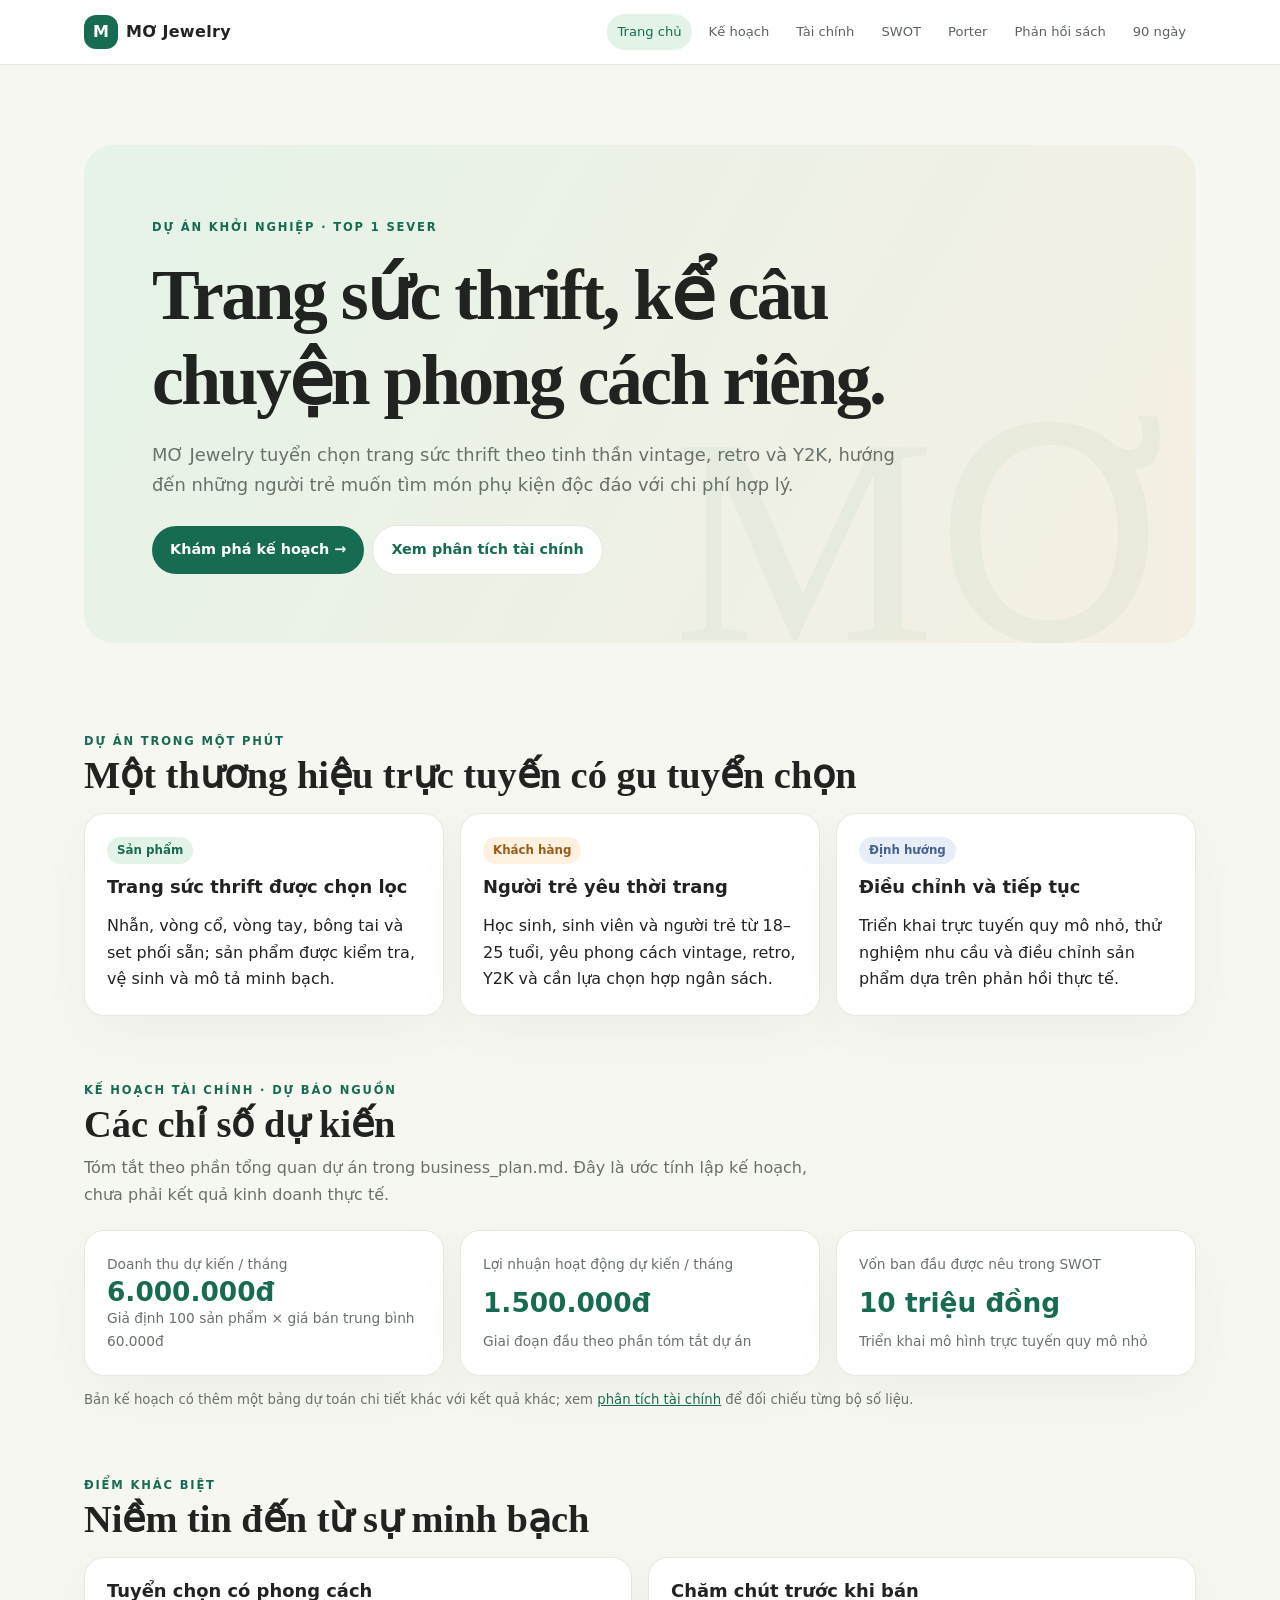
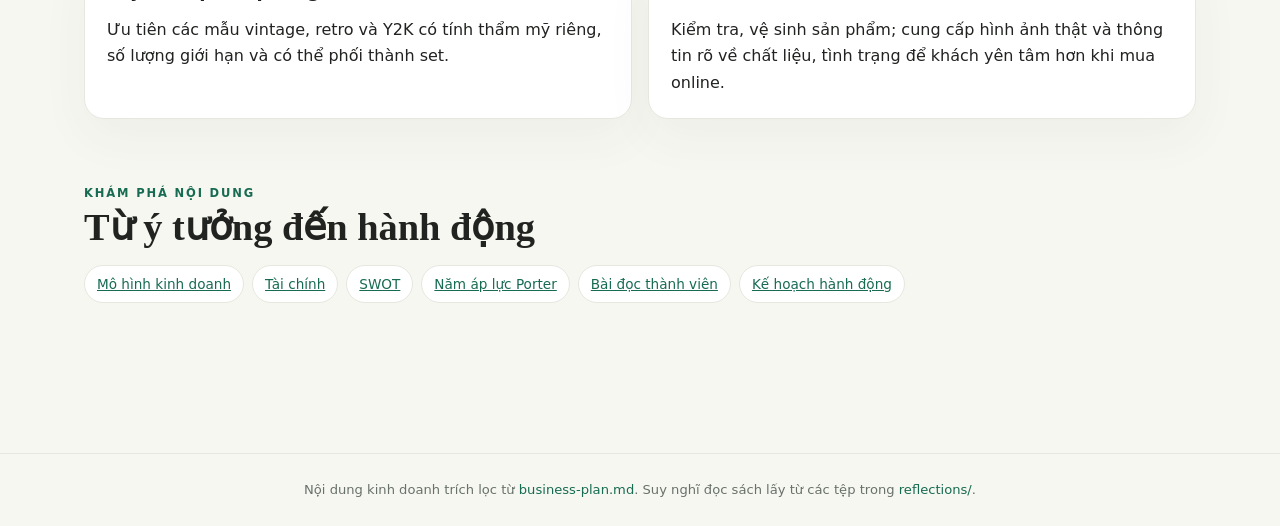
<file: index.html>
<!doctype html><html lang="vi"><head><meta charset="utf-8"><meta name="viewport" content="width=device-width,initial-scale=1"><title>MƠ Jewelry | Dự án khởi nghiệp</title><link rel="stylesheet" href="style.css"></head><body><header class="site-header"><div class="nav-wrap"><a class="brand" href="index.html"><span class="brand-mark">M</span>MƠ Jewelry</a><nav class="nav"><a class="active" href="index.html">Trang chủ</a><a href="business-plan.html">Kế hoạch</a><a href="financial-analysis.html">Tài chính</a><a href="swot.html">SWOT</a><a href="five-forces.html">Porter</a><a href="reflections.html">Phản hồi sách</a><a href="action-plan.html">90 ngày</a></nav></div></header><main><section class="hero"><div class="hero-panel"><span class="eyebrow">Dự án khởi nghiệp · Top 1 Sever</span><h1>Trang sức thrift, kể câu chuyện phong cách riêng.</h1><p class="lead">MƠ Jewelry tuyển chọn trang sức thrift theo tinh thần vintage, retro và Y2K, hướng đến những người trẻ muốn tìm món phụ kiện độc đáo với chi phí hợp lý.</p><a class="btn" href="business-plan.html">Khám phá kế hoạch →</a><a class="btn secondary" href="financial-analysis.html">Xem phân tích tài chính</a></div></section><section class="section"><span class="eyebrow">Dự án trong một phút</span><h2>Một thương hiệu trực tuyến có gu tuyển chọn</h2><div class="grid"><article class="card"><span class="tag">Sản phẩm</span><h3>Trang sức thrift được chọn lọc</h3><p>Nhẫn, vòng cổ, vòng tay, bông tai và set phối sẵn; sản phẩm được kiểm tra, vệ sinh và mô tả minh bạch.</p></article><article class="card"><span class="tag orange">Khách hàng</span><h3>Người trẻ yêu thời trang</h3><p>Học sinh, sinh viên và người trẻ từ 18–25 tuổi, yêu phong cách vintage, retro, Y2K và cần lựa chọn hợp ngân sách.</p></article><article class="card"><span class="tag blue">Định hướng</span><h3>Điều chỉnh và tiếp tục</h3><p>Triển khai trực tuyến quy mô nhỏ, thử nghiệm nhu cầu và điều chỉnh sản phẩm dựa trên phản hồi thực tế.</p></article></div></section><section class="section"><span class="eyebrow">Kế hoạch tài chính · dự báo nguồn</span><h2>Các chỉ số dự kiến</h2><p class="section-intro">Tóm tắt theo phần tổng quan dự án trong business_plan.md. Đây là ước tính lập kế hoạch, chưa phải kết quả kinh doanh thực tế.</p><div class="grid"><article class="card kpi"><span>Doanh thu dự kiến / tháng</span><strong>6.000.000đ</strong><span>Giả định 100 sản phẩm × giá bán trung bình 60.000đ</span></article><article class="card kpi"><span>Lợi nhuận hoạt động dự kiến / tháng</span><strong>1.500.000đ</strong><span>Giai đoạn đầu theo phần tóm tắt dự án</span></article><article class="card kpi"><span>Vốn ban đầu được nêu trong SWOT</span><strong>10 triệu đồng</strong><span>Triển khai mô hình trực tuyến quy mô nhỏ</span></article></div><p class="small">Bản kế hoạch có thêm một bảng dự toán chi tiết khác với kết quả khác; xem <a href="financial-analysis.html">phân tích tài chính</a> để đối chiếu từng bộ số liệu.</p></section><section class="section"><span class="eyebrow">Điểm khác biệt</span><h2>Niềm tin đến từ sự minh bạch</h2><div class="grid"><article class="card wide"><h3>Tuyển chọn có phong cách</h3><p>Ưu tiên các mẫu vintage, retro và Y2K có tính thẩm mỹ riêng, số lượng giới hạn và có thể phối thành set.</p></article><article class="card wide"><h3>Chăm chút trước khi bán</h3><p>Kiểm tra, vệ sinh sản phẩm; cung cấp hình ảnh thật và thông tin rõ về chất liệu, tình trạng để khách yên tâm hơn khi mua online.</p></article></div></section><section class="section"><span class="eyebrow">Khám phá nội dung</span><h2>Từ ý tưởng đến hành động</h2><div class="pill-list"><a class="pill" href="business-plan.html">Mô hình kinh doanh</a><a class="pill" href="financial-analysis.html">Tài chính</a><a class="pill" href="swot.html">SWOT</a><a class="pill" href="five-forces.html">Năm áp lực Porter</a><a class="pill" href="reflections.html">Bài đọc thành viên</a><a class="pill" href="action-plan.html">Kế hoạch hành động</a></div></section></main><footer class="footer">Nội dung kinh doanh trích lọc từ <a href="business-plan.md">business-plan.md</a>. Suy nghĩ đọc sách lấy từ các tệp trong <a href="reflections/">reflections/</a>.</footer></body></html>
</file>
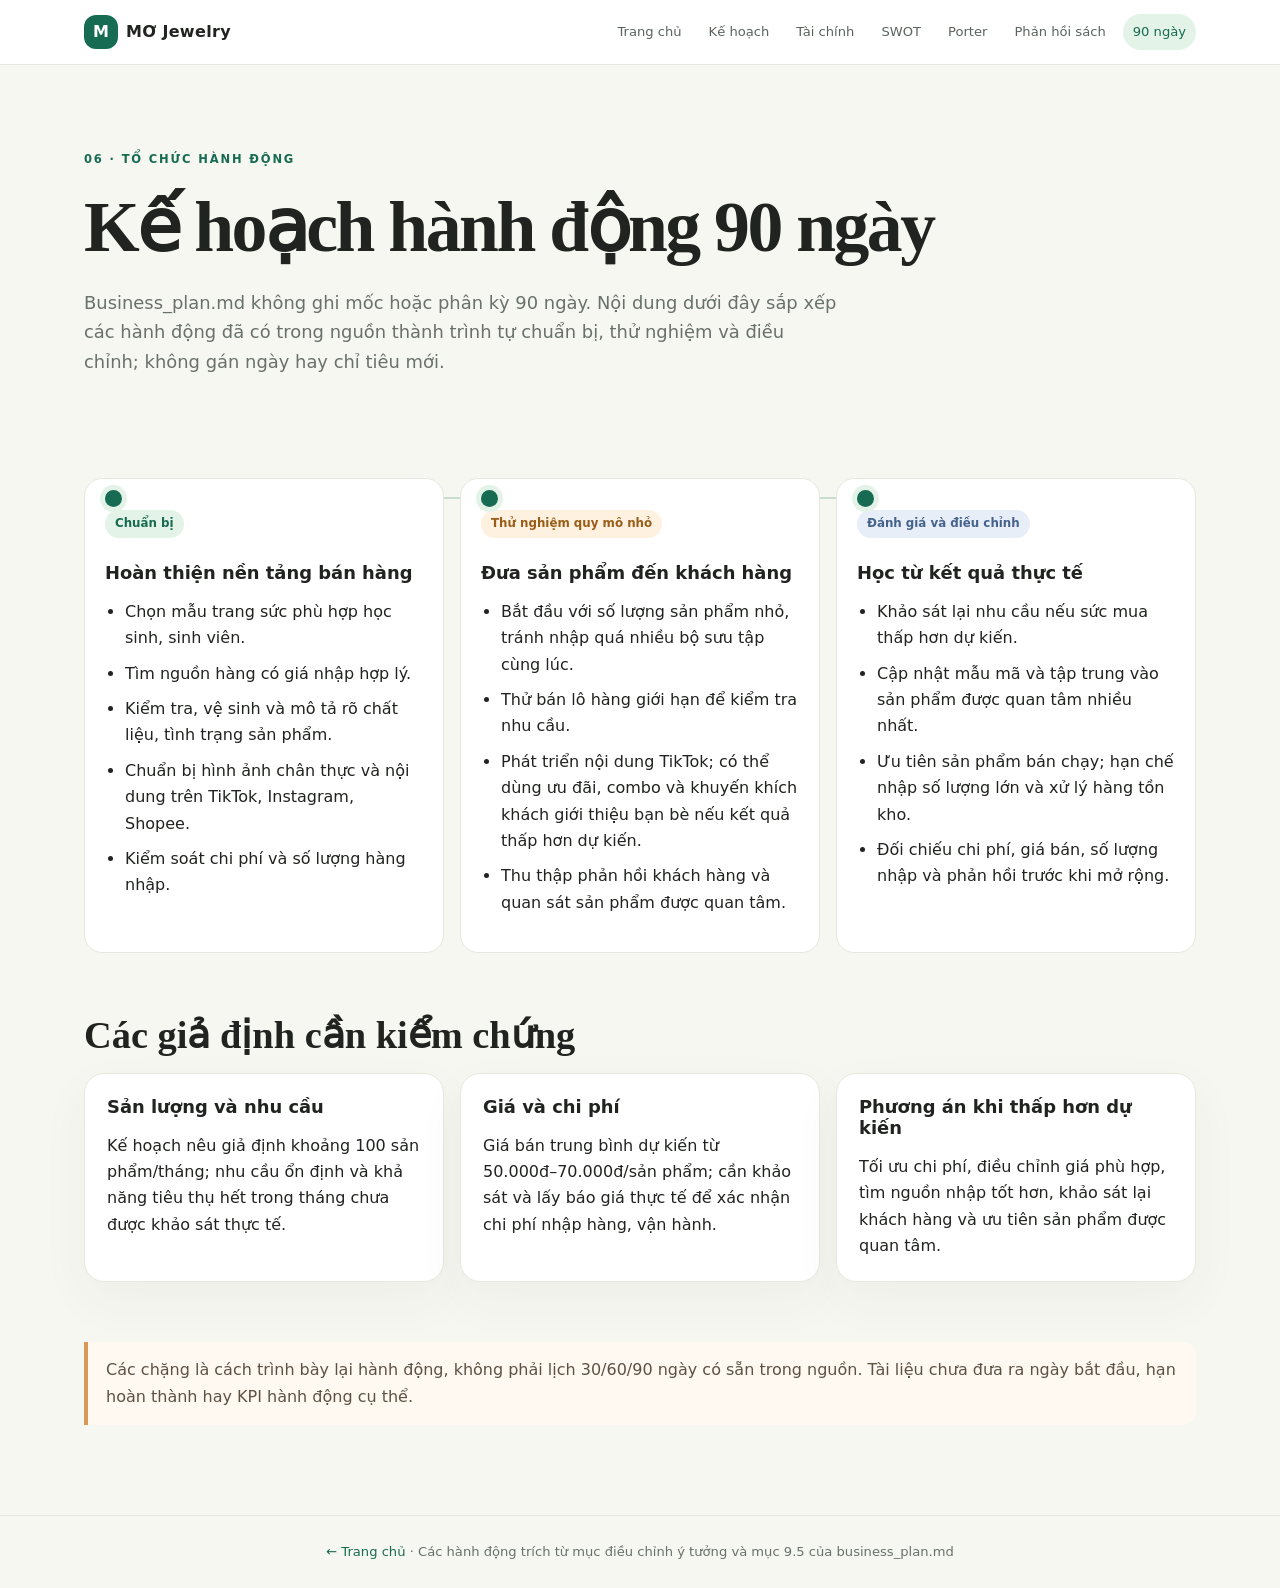
<file: action-plan.html>
<!doctype html><html lang="vi"><head><meta charset="utf-8"><meta name="viewport" content="width=device-width,initial-scale=1"><title>Kế hoạch hành động 90 ngày | MƠ Jewelry</title><link rel="stylesheet" href="style.css"></head><body><header class="site-header"><div class="nav-wrap"><a class="brand" href="index.html"><span class="brand-mark">M</span>MƠ Jewelry</a><nav class="nav"><a href="index.html">Trang chủ</a><a href="business-plan.html">Kế hoạch</a><a href="financial-analysis.html">Tài chính</a><a href="swot.html">SWOT</a><a href="five-forces.html">Porter</a><a href="reflections.html">Phản hồi sách</a><a class="active" href="action-plan.html">90 ngày</a></nav></div></header><main><section class="hero"><span class="eyebrow">06 · Tổ chức hành động</span><h1>Kế hoạch hành động 90 ngày</h1><p class="lead">Business_plan.md không ghi mốc hoặc phân kỳ 90 ngày. Nội dung dưới đây sắp xếp các hành động đã có trong nguồn thành trình tự chuẩn bị, thử nghiệm và điều chỉnh; không gán ngày hay chỉ tiêu mới.</p></section><section class="section"><div class="timeline"><article class="phase"><span class="dot"></span><span class="tag">Chuẩn bị</span><h3>Hoàn thiện nền tảng bán hàng</h3><ul class="list-clean"><li>Chọn mẫu trang sức phù hợp học sinh, sinh viên.</li><li>Tìm nguồn hàng có giá nhập hợp lý.</li><li>Kiểm tra, vệ sinh và mô tả rõ chất liệu, tình trạng sản phẩm.</li><li>Chuẩn bị hình ảnh chân thực và nội dung trên TikTok, Instagram, Shopee.</li><li>Kiểm soát chi phí và số lượng hàng nhập.</li></ul></article><article class="phase"><span class="dot"></span><span class="tag orange">Thử nghiệm quy mô nhỏ</span><h3>Đưa sản phẩm đến khách hàng</h3><ul class="list-clean"><li>Bắt đầu với số lượng sản phẩm nhỏ, tránh nhập quá nhiều bộ sưu tập cùng lúc.</li><li>Thử bán lô hàng giới hạn để kiểm tra nhu cầu.</li><li>Phát triển nội dung TikTok; có thể dùng ưu đãi, combo và khuyến khích khách giới thiệu bạn bè nếu kết quả thấp hơn dự kiến.</li><li>Thu thập phản hồi khách hàng và quan sát sản phẩm được quan tâm.</li></ul></article><article class="phase"><span class="dot"></span><span class="tag blue">Đánh giá và điều chỉnh</span><h3>Học từ kết quả thực tế</h3><ul class="list-clean"><li>Khảo sát lại nhu cầu nếu sức mua thấp hơn dự kiến.</li><li>Cập nhật mẫu mã và tập trung vào sản phẩm được quan tâm nhiều nhất.</li><li>Ưu tiên sản phẩm bán chạy; hạn chế nhập số lượng lớn và xử lý hàng tồn kho.</li><li>Đối chiếu chi phí, giá bán, số lượng nhập và phản hồi trước khi mở rộng.</li></ul></article></div></section><section class="section"><h2>Các giả định cần kiểm chứng</h2><div class="grid"><article class="card"><h3>Sản lượng và nhu cầu</h3><p>Kế hoạch nêu giả định khoảng 100 sản phẩm/tháng; nhu cầu ổn định và khả năng tiêu thụ hết trong tháng chưa được khảo sát thực tế.</p></article><article class="card"><h3>Giá và chi phí</h3><p>Giá bán trung bình dự kiến từ 50.000đ–70.000đ/sản phẩm; cần khảo sát và lấy báo giá thực tế để xác nhận chi phí nhập hàng, vận hành.</p></article><article class="card"><h3>Phương án khi thấp hơn dự kiến</h3><p>Tối ưu chi phí, điều chỉnh giá phù hợp, tìm nguồn nhập tốt hơn, khảo sát lại khách hàng và ưu tiên sản phẩm được quan tâm.</p></article></div></section><div class="note">Các chặng là cách trình bày lại hành động, không phải lịch 30/60/90 ngày có sẵn trong nguồn. Tài liệu chưa đưa ra ngày bắt đầu, hạn hoàn thành hay KPI hành động cụ thể.</div></main><footer class="footer"><a href="index.html">← Trang chủ</a> · Các hành động trích từ mục điều chỉnh ý tưởng và mục 9.5 của business_plan.md</footer></body></html>
</file>
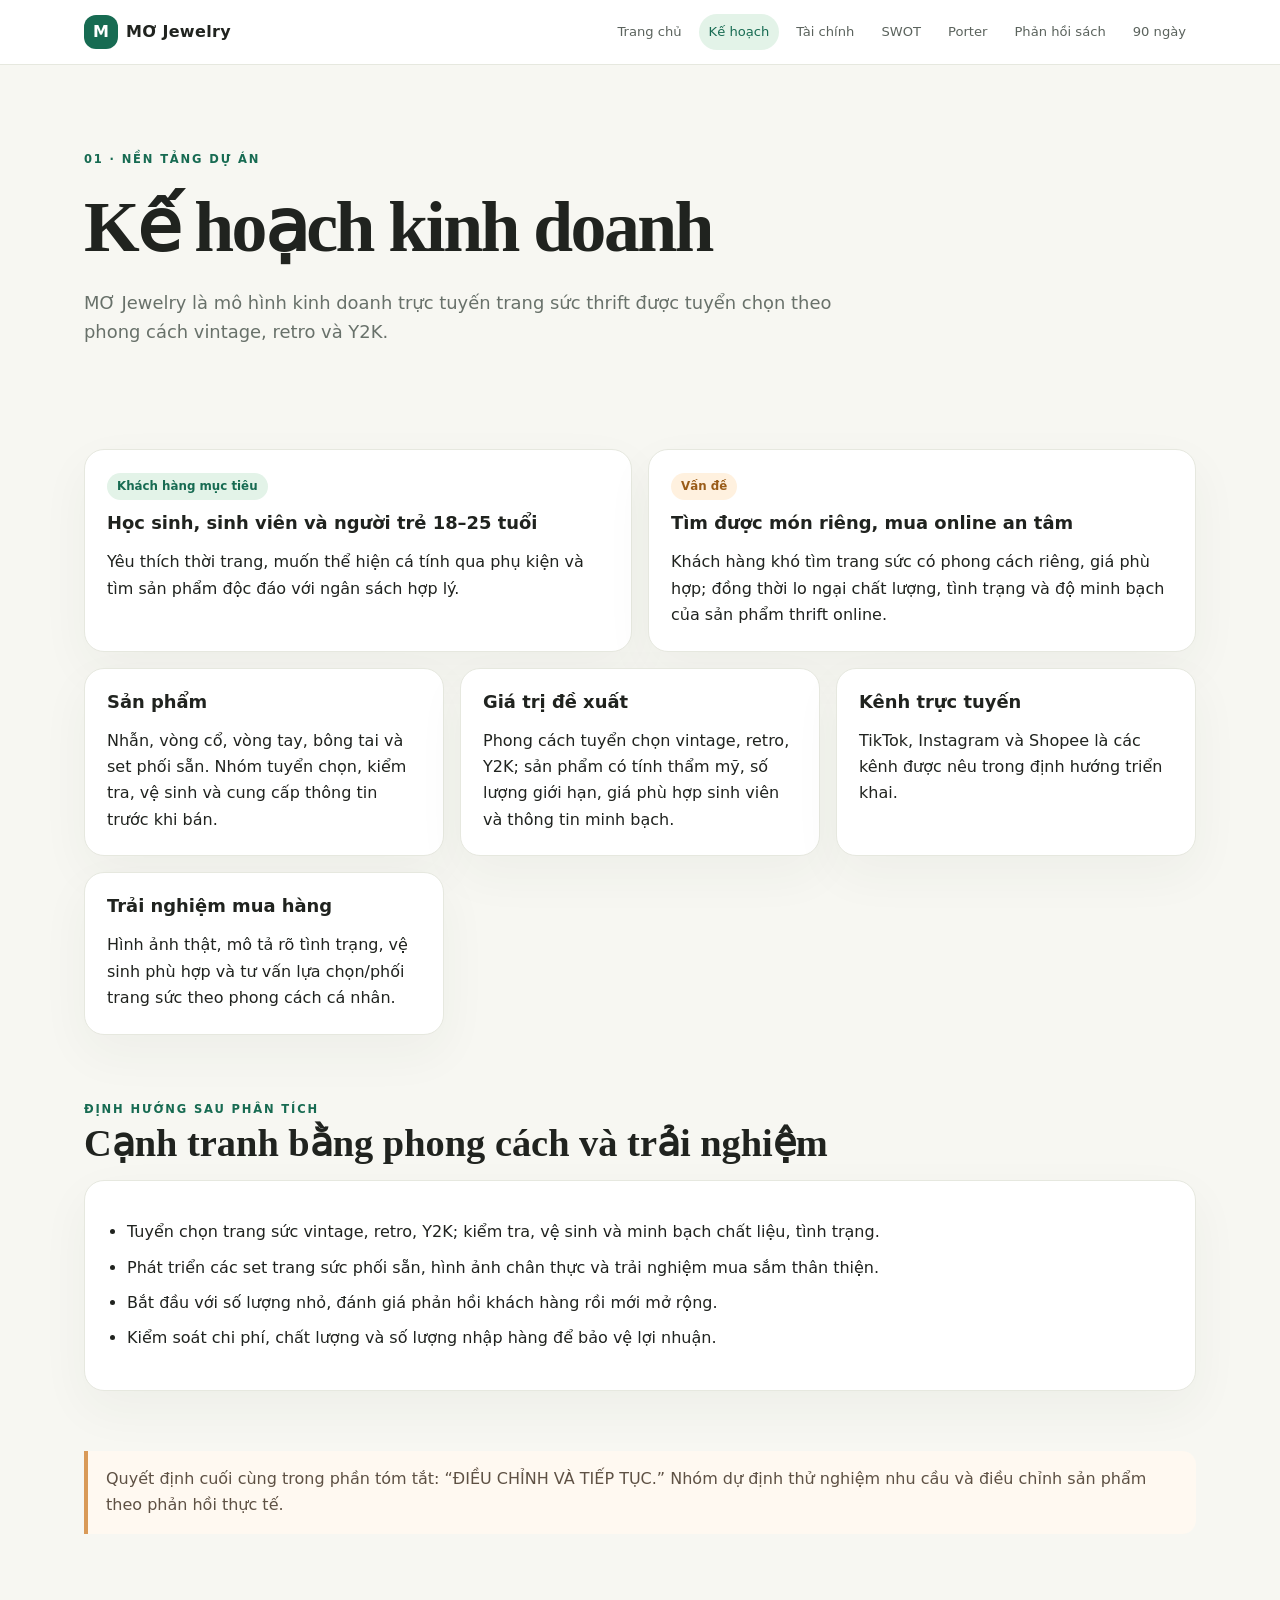
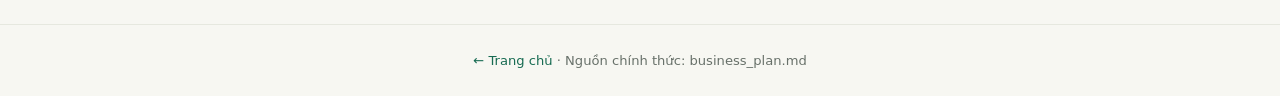
<file: business-plan.html>
<!doctype html><html lang="vi"><head><meta charset="utf-8"><meta name="viewport" content="width=device-width,initial-scale=1"><title>Kế hoạch kinh doanh | MƠ Jewelry</title><link rel="stylesheet" href="style.css"></head><body><header class="site-header"><div class="nav-wrap"><a class="brand" href="index.html"><span class="brand-mark">M</span>MƠ Jewelry</a><nav class="nav"><a href="index.html">Trang chủ</a><a class="active" href="business-plan.html">Kế hoạch</a><a href="financial-analysis.html">Tài chính</a><a href="swot.html">SWOT</a><a href="five-forces.html">Porter</a><a href="reflections.html">Phản hồi sách</a><a href="action-plan.html">90 ngày</a></nav></div></header><main><section class="hero"><span class="eyebrow">01 · Nền tảng dự án</span><h1>Kế hoạch kinh doanh</h1><p class="lead">MƠ Jewelry là mô hình kinh doanh trực tuyến trang sức thrift được tuyển chọn theo phong cách vintage, retro và Y2K.</p></section><section class="section"><div class="grid"><article class="card wide"><span class="tag">Khách hàng mục tiêu</span><h3>Học sinh, sinh viên và người trẻ 18–25 tuổi</h3><p>Yêu thích thời trang, muốn thể hiện cá tính qua phụ kiện và tìm sản phẩm độc đáo với ngân sách hợp lý.</p></article><article class="card wide"><span class="tag orange">Vấn đề</span><h3>Tìm được món riêng, mua online an tâm</h3><p>Khách hàng khó tìm trang sức có phong cách riêng, giá phù hợp; đồng thời lo ngại chất lượng, tình trạng và độ minh bạch của sản phẩm thrift online.</p></article><article class="card"><h3>Sản phẩm</h3><p>Nhẫn, vòng cổ, vòng tay, bông tai và set phối sẵn. Nhóm tuyển chọn, kiểm tra, vệ sinh và cung cấp thông tin trước khi bán.</p></article><article class="card"><h3>Giá trị đề xuất</h3><p>Phong cách tuyển chọn vintage, retro, Y2K; sản phẩm có tính thẩm mỹ, số lượng giới hạn, giá phù hợp sinh viên và thông tin minh bạch.</p></article><article class="card"><h3>Kênh trực tuyến</h3><p>TikTok, Instagram và Shopee là các kênh được nêu trong định hướng triển khai.</p></article><article class="card"><h3>Trải nghiệm mua hàng</h3><p>Hình ảnh thật, mô tả rõ tình trạng, vệ sinh phù hợp và tư vấn lựa chọn/phối trang sức theo phong cách cá nhân.</p></article></div></section><section class="section"><span class="eyebrow">Định hướng sau phân tích</span><h2>Cạnh tranh bằng phong cách và trải nghiệm</h2><div class="grid"><article class="card full"><ul class="list-clean"><li>Tuyển chọn trang sức vintage, retro, Y2K; kiểm tra, vệ sinh và minh bạch chất liệu, tình trạng.</li><li>Phát triển các set trang sức phối sẵn, hình ảnh chân thực và trải nghiệm mua sắm thân thiện.</li><li>Bắt đầu với số lượng nhỏ, đánh giá phản hồi khách hàng rồi mới mở rộng.</li><li>Kiểm soát chi phí, chất lượng và số lượng nhập hàng để bảo vệ lợi nhuận.</li></ul></article></div></section><div class="note">Quyết định cuối cùng trong phần tóm tắt: “ĐIỀU CHỈNH VÀ TIẾP TỤC.” Nhóm dự định thử nghiệm nhu cầu và điều chỉnh sản phẩm theo phản hồi thực tế.</div></main><footer class="footer"><a href="index.html">← Trang chủ</a> · Nguồn chính thức: business_plan.md</footer></body></html>
</file>
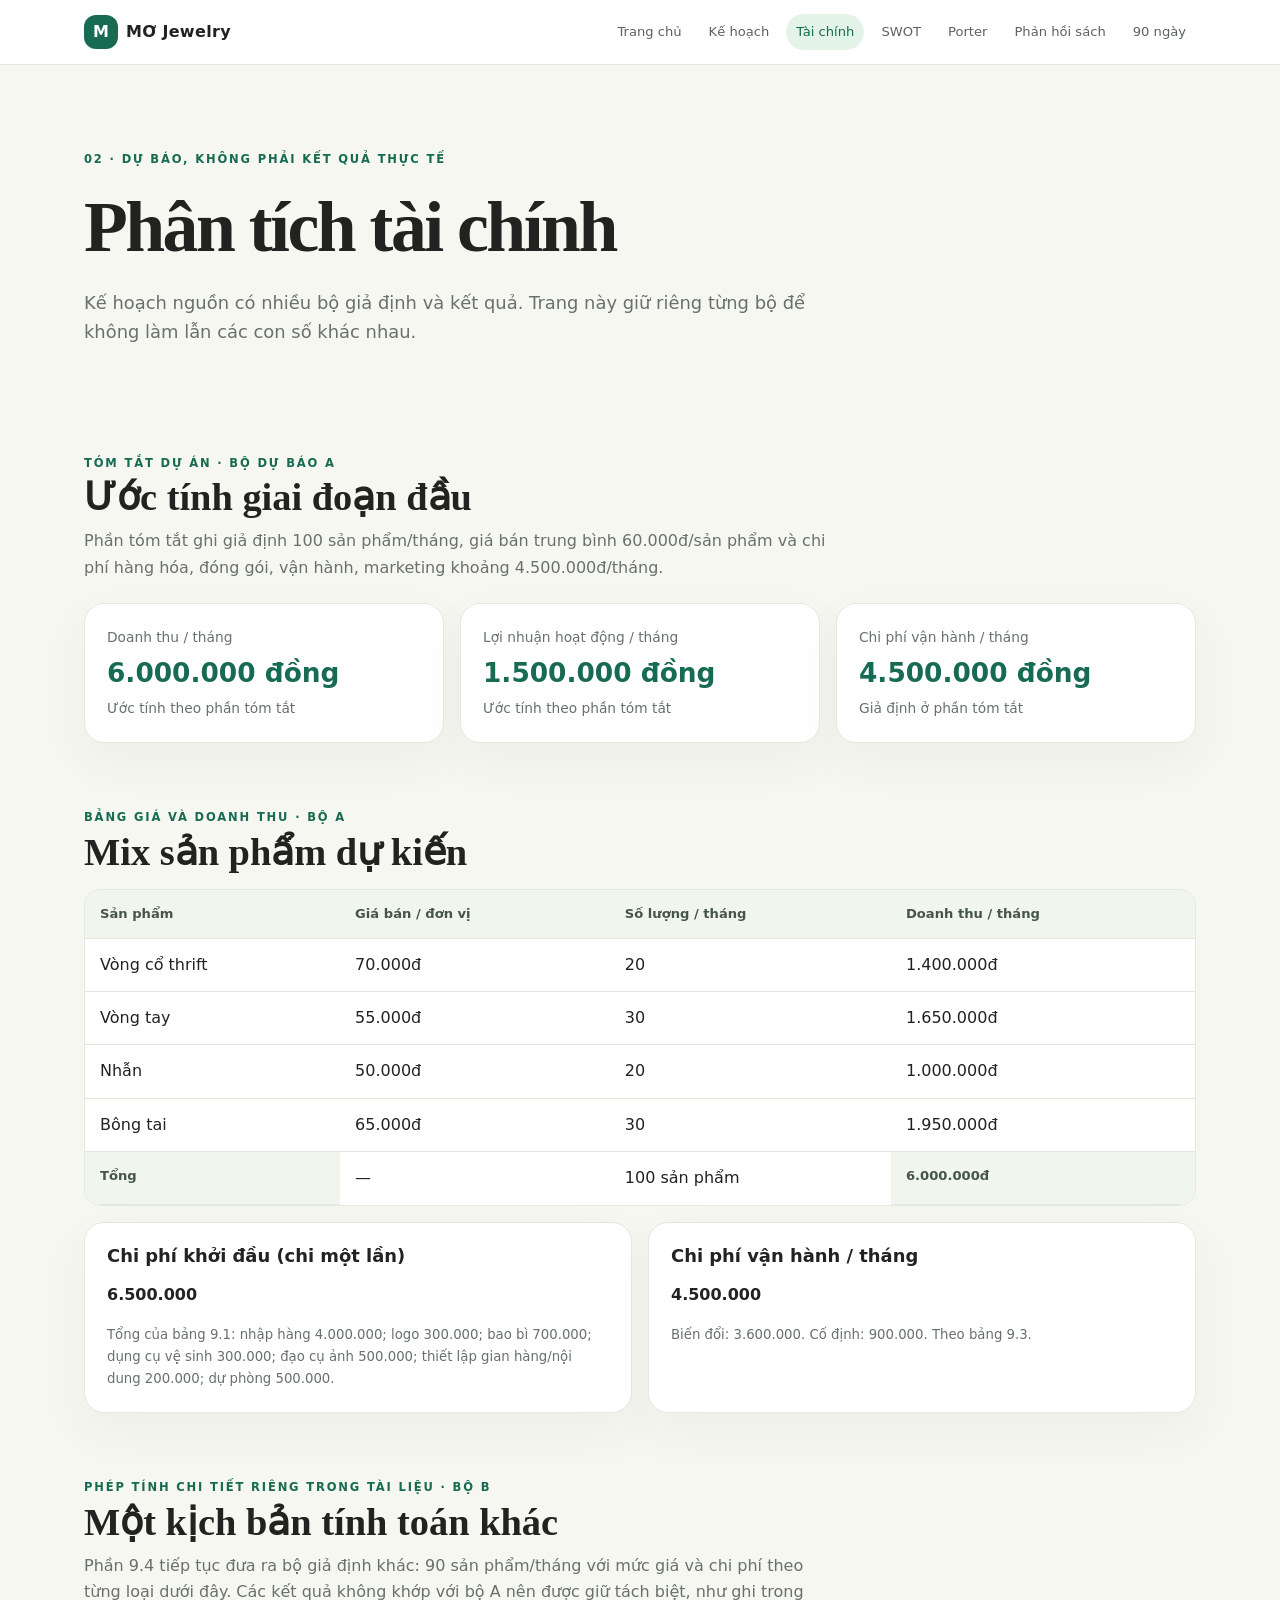
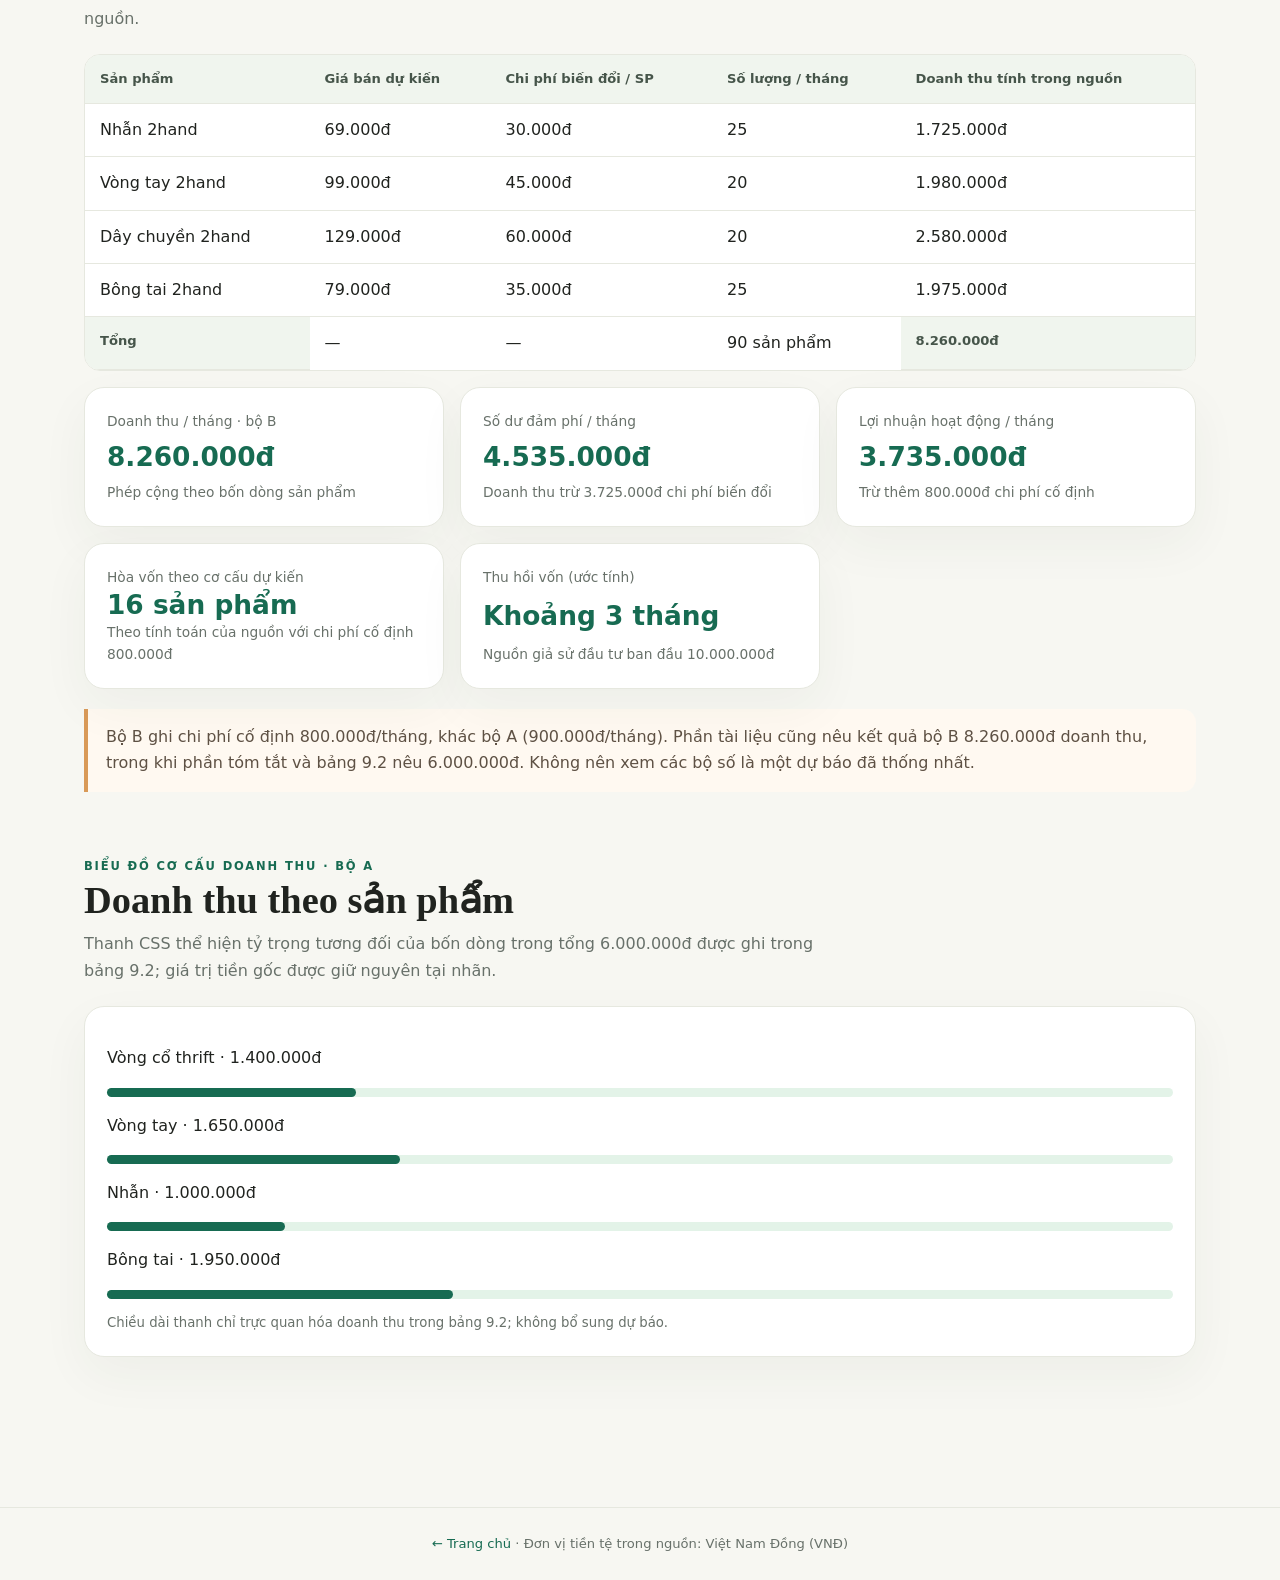
<file: financial-analysis.html>
<!doctype html><html lang="vi"><head><meta charset="utf-8"><meta name="viewport" content="width=device-width,initial-scale=1"><title>Phân tích tài chính | MƠ Jewelry</title><link rel="stylesheet" href="style.css"></head><body><header class="site-header"><div class="nav-wrap"><a class="brand" href="index.html"><span class="brand-mark">M</span>MƠ Jewelry</a><nav class="nav"><a href="index.html">Trang chủ</a><a href="business-plan.html">Kế hoạch</a><a class="active" href="financial-analysis.html">Tài chính</a><a href="swot.html">SWOT</a><a href="five-forces.html">Porter</a><a href="reflections.html">Phản hồi sách</a><a href="action-plan.html">90 ngày</a></nav></div></header><main><section class="hero"><span class="eyebrow">02 · Dự báo, không phải kết quả thực tế</span><h1>Phân tích tài chính</h1><p class="lead">Kế hoạch nguồn có nhiều bộ giả định và kết quả. Trang này giữ riêng từng bộ để không làm lẫn các con số khác nhau.</p></section><section class="section"><span class="eyebrow">Tóm tắt dự án · bộ dự báo A</span><h2>Ước tính giai đoạn đầu</h2><p class="section-intro">Phần tóm tắt ghi giả định 100 sản phẩm/tháng, giá bán trung bình 60.000đ/sản phẩm và chi phí hàng hóa, đóng gói, vận hành, marketing khoảng 4.500.000đ/tháng.</p><div class="grid"><article class="card kpi"><span>Doanh thu / tháng</span><strong>6.000.000 đồng</strong><span>Ước tính theo phần tóm tắt</span></article><article class="card kpi"><span>Lợi nhuận hoạt động / tháng</span><strong>1.500.000 đồng</strong><span>Ước tính theo phần tóm tắt</span></article><article class="card kpi"><span>Chi phí vận hành / tháng</span><strong>4.500.000 đồng</strong><span>Giả định ở phần tóm tắt</span></article></div></section><section class="section"><span class="eyebrow">Bảng giá và doanh thu · bộ A</span><h2>Mix sản phẩm dự kiến</h2><div class="table-wrap"><table><thead><tr><th>Sản phẩm</th><th>Giá bán / đơn vị</th><th>Số lượng / tháng</th><th>Doanh thu / tháng</th></tr></thead><tbody><tr><td>Vòng cổ thrift</td><td>70.000đ</td><td>20</td><td>1.400.000đ</td></tr><tr><td>Vòng tay</td><td>55.000đ</td><td>30</td><td>1.650.000đ</td></tr><tr><td>Nhẫn</td><td>50.000đ</td><td>20</td><td>1.000.000đ</td></tr><tr><td>Bông tai</td><td>65.000đ</td><td>30</td><td>1.950.000đ</td></tr><tr><th>Tổng</th><td>—</td><td>100 sản phẩm</td><th>6.000.000đ</th></tr></tbody></table></div><div class="grid" style="margin-top:16px"><article class="card wide"><h3>Chi phí khởi đầu (chi một lần)</h3><p><strong>6.500.000</strong></p><p class="small">Tổng của bảng 9.1: nhập hàng 4.000.000; logo 300.000; bao bì 700.000; dụng cụ vệ sinh 300.000; đạo cụ ảnh 500.000; thiết lập gian hàng/nội dung 200.000; dự phòng 500.000.</p></article><article class="card wide"><h3>Chi phí vận hành / tháng</h3><p><strong>4.500.000</strong></p><p class="small">Biến đổi: 3.600.000. Cố định: 900.000. Theo bảng 9.3.</p></article></div></section><section class="section"><span class="eyebrow">Phép tính chi tiết riêng trong tài liệu · bộ B</span><h2>Một kịch bản tính toán khác</h2><p class="section-intro">Phần 9.4 tiếp tục đưa ra bộ giả định khác: 90 sản phẩm/tháng với mức giá và chi phí theo từng loại dưới đây. Các kết quả không khớp với bộ A nên được giữ tách biệt, như ghi trong nguồn.</p><div class="table-wrap"><table><thead><tr><th>Sản phẩm</th><th>Giá bán dự kiến</th><th>Chi phí biến đổi / SP</th><th>Số lượng / tháng</th><th>Doanh thu tính trong nguồn</th></tr></thead><tbody><tr><td>Nhẫn 2hand</td><td>69.000đ</td><td>30.000đ</td><td>25</td><td>1.725.000đ</td></tr><tr><td>Vòng tay 2hand</td><td>99.000đ</td><td>45.000đ</td><td>20</td><td>1.980.000đ</td></tr><tr><td>Dây chuyền 2hand</td><td>129.000đ</td><td>60.000đ</td><td>20</td><td>2.580.000đ</td></tr><tr><td>Bông tai 2hand</td><td>79.000đ</td><td>35.000đ</td><td>25</td><td>1.975.000đ</td></tr><tr><th>Tổng</th><td>—</td><td>—</td><td>90 sản phẩm</td><th>8.260.000đ</th></tr></tbody></table></div><div class="grid" style="margin-top:16px"><article class="card kpi"><span>Doanh thu / tháng · bộ B</span><strong>8.260.000đ</strong><span>Phép cộng theo bốn dòng sản phẩm</span></article><article class="card kpi"><span>Số dư đảm phí / tháng</span><strong>4.535.000đ</strong><span>Doanh thu trừ 3.725.000đ chi phí biến đổi</span></article><article class="card kpi"><span>Lợi nhuận hoạt động / tháng</span><strong>3.735.000đ</strong><span>Trừ thêm 800.000đ chi phí cố định</span></article><article class="card kpi"><span>Hòa vốn theo cơ cấu dự kiến</span><strong>16 sản phẩm</strong><span>Theo tính toán của nguồn với chi phí cố định 800.000đ</span></article><article class="card kpi"><span>Thu hồi vốn (ước tính)</span><strong>Khoảng 3 tháng</strong><span>Nguồn giả sử đầu tư ban đầu 10.000.000đ</span></article></div><div class="note" style="margin-top:20px">Bộ B ghi chi phí cố định 800.000đ/tháng, khác bộ A (900.000đ/tháng). Phần tài liệu cũng nêu kết quả bộ B 8.260.000đ doanh thu, trong khi phần tóm tắt và bảng 9.2 nêu 6.000.000đ. Không nên xem các bộ số là một dự báo đã thống nhất.</div></section><section class="section"><span class="eyebrow">Biểu đồ cơ cấu doanh thu · bộ A</span><h2>Doanh thu theo sản phẩm</h2><p class="section-intro">Thanh CSS thể hiện tỷ trọng tương đối của bốn dòng trong tổng 6.000.000đ được ghi trong bảng 9.2; giá trị tiền gốc được giữ nguyên tại nhãn.</p><div class="grid"><article class="card full"><p>Vòng cổ thrift · 1.400.000đ</p><div class="money-bar"><i style="width:23.33%"></i></div><p>Vòng tay · 1.650.000đ</p><div class="money-bar"><i style="width:27.5%"></i></div><p>Nhẫn · 1.000.000đ</p><div class="money-bar"><i style="width:16.67%"></i></div><p>Bông tai · 1.950.000đ</p><div class="money-bar"><i style="width:32.5%"></i></div><p class="small">Chiều dài thanh chỉ trực quan hóa doanh thu trong bảng 9.2; không bổ sung dự báo.</p></article></div></section></main><footer class="footer"><a href="index.html">← Trang chủ</a> · Đơn vị tiền tệ trong nguồn: Việt Nam Đồng (VNĐ)</footer></body></html>
</file>
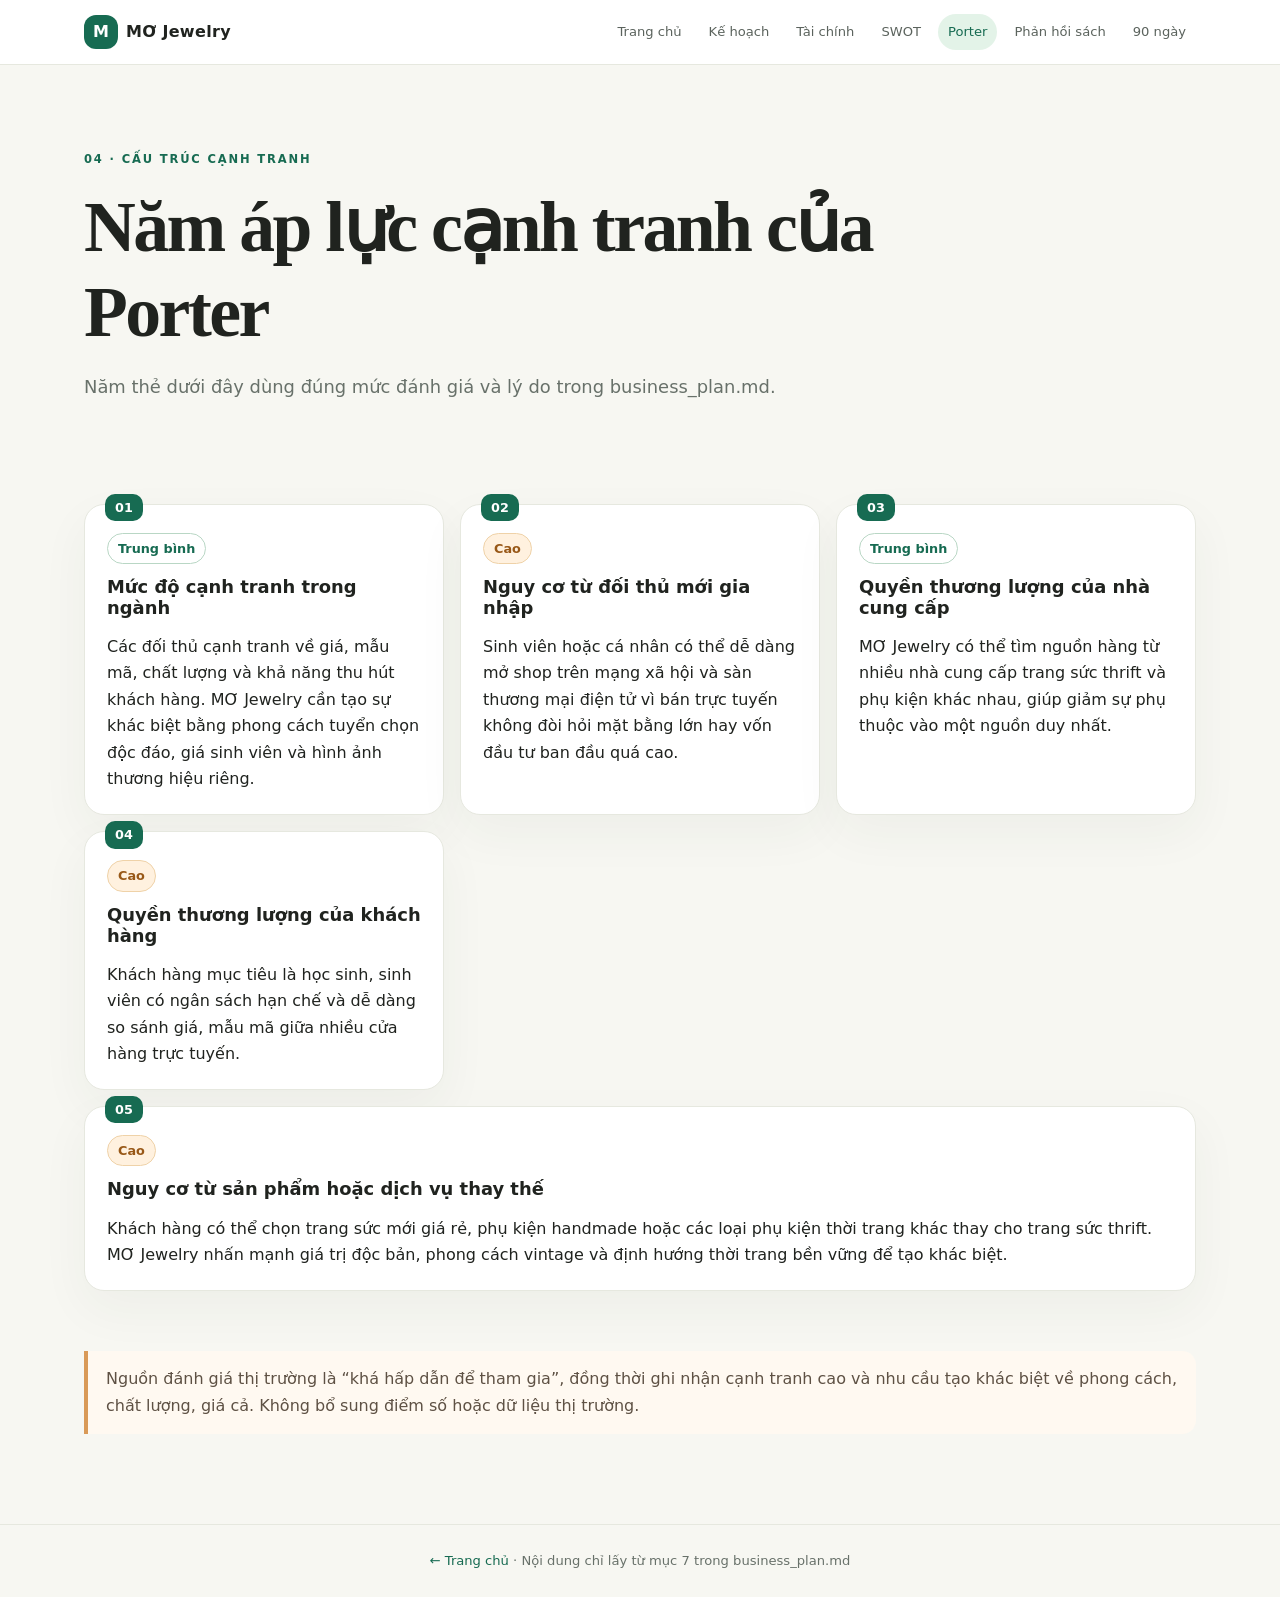
<file: five-forces.html>
<!doctype html><html lang="vi"><head><meta charset="utf-8"><meta name="viewport" content="width=device-width,initial-scale=1"><title>Năm áp lực cạnh tranh Porter | MƠ Jewelry</title><link rel="stylesheet" href="style.css"></head><body><header class="site-header"><div class="nav-wrap"><a class="brand" href="index.html"><span class="brand-mark">M</span>MƠ Jewelry</a><nav class="nav"><a href="index.html">Trang chủ</a><a href="business-plan.html">Kế hoạch</a><a href="financial-analysis.html">Tài chính</a><a href="swot.html">SWOT</a><a class="active" href="five-forces.html">Porter</a><a href="reflections.html">Phản hồi sách</a><a href="action-plan.html">90 ngày</a></nav></div></header><main><section class="hero"><span class="eyebrow">04 · Cấu trúc cạnh tranh</span><h1>Năm áp lực cạnh tranh của Porter</h1><p class="lead">Năm thẻ dưới đây dùng đúng mức đánh giá và lý do trong business_plan.md.</p></section><section class="section"><div class="grid"><article class="card force"><span class="force-no">01</span><span class="rating">Trung bình</span><h3>Mức độ cạnh tranh trong ngành</h3><p>Các đối thủ cạnh tranh về giá, mẫu mã, chất lượng và khả năng thu hút khách hàng. MƠ Jewelry cần tạo sự khác biệt bằng phong cách tuyển chọn độc đáo, giá sinh viên và hình ảnh thương hiệu riêng.</p></article><article class="card force"><span class="force-no">02</span><span class="rating high">Cao</span><h3>Nguy cơ từ đối thủ mới gia nhập</h3><p>Sinh viên hoặc cá nhân có thể dễ dàng mở shop trên mạng xã hội và sàn thương mại điện tử vì bán trực tuyến không đòi hỏi mặt bằng lớn hay vốn đầu tư ban đầu quá cao.</p></article><article class="card force"><span class="force-no">03</span><span class="rating">Trung bình</span><h3>Quyền thương lượng của nhà cung cấp</h3><p>MƠ Jewelry có thể tìm nguồn hàng từ nhiều nhà cung cấp trang sức thrift và phụ kiện khác nhau, giúp giảm sự phụ thuộc vào một nguồn duy nhất.</p></article><article class="card force"><span class="force-no">04</span><span class="rating high">Cao</span><h3>Quyền thương lượng của khách hàng</h3><p>Khách hàng mục tiêu là học sinh, sinh viên có ngân sách hạn chế và dễ dàng so sánh giá, mẫu mã giữa nhiều cửa hàng trực tuyến.</p></article><article class="card force full"><span class="force-no">05</span><span class="rating high">Cao</span><h3>Nguy cơ từ sản phẩm hoặc dịch vụ thay thế</h3><p>Khách hàng có thể chọn trang sức mới giá rẻ, phụ kiện handmade hoặc các loại phụ kiện thời trang khác thay cho trang sức thrift. MƠ Jewelry nhấn mạnh giá trị độc bản, phong cách vintage và định hướng thời trang bền vững để tạo khác biệt.</p></article></div></section><div class="note">Nguồn đánh giá thị trường là “khá hấp dẫn để tham gia”, đồng thời ghi nhận cạnh tranh cao và nhu cầu tạo khác biệt về phong cách, chất lượng, giá cả. Không bổ sung điểm số hoặc dữ liệu thị trường.</div></main><footer class="footer"><a href="index.html">← Trang chủ</a> · Nội dung chỉ lấy từ mục 7 trong business_plan.md</footer></body></html>
</file>
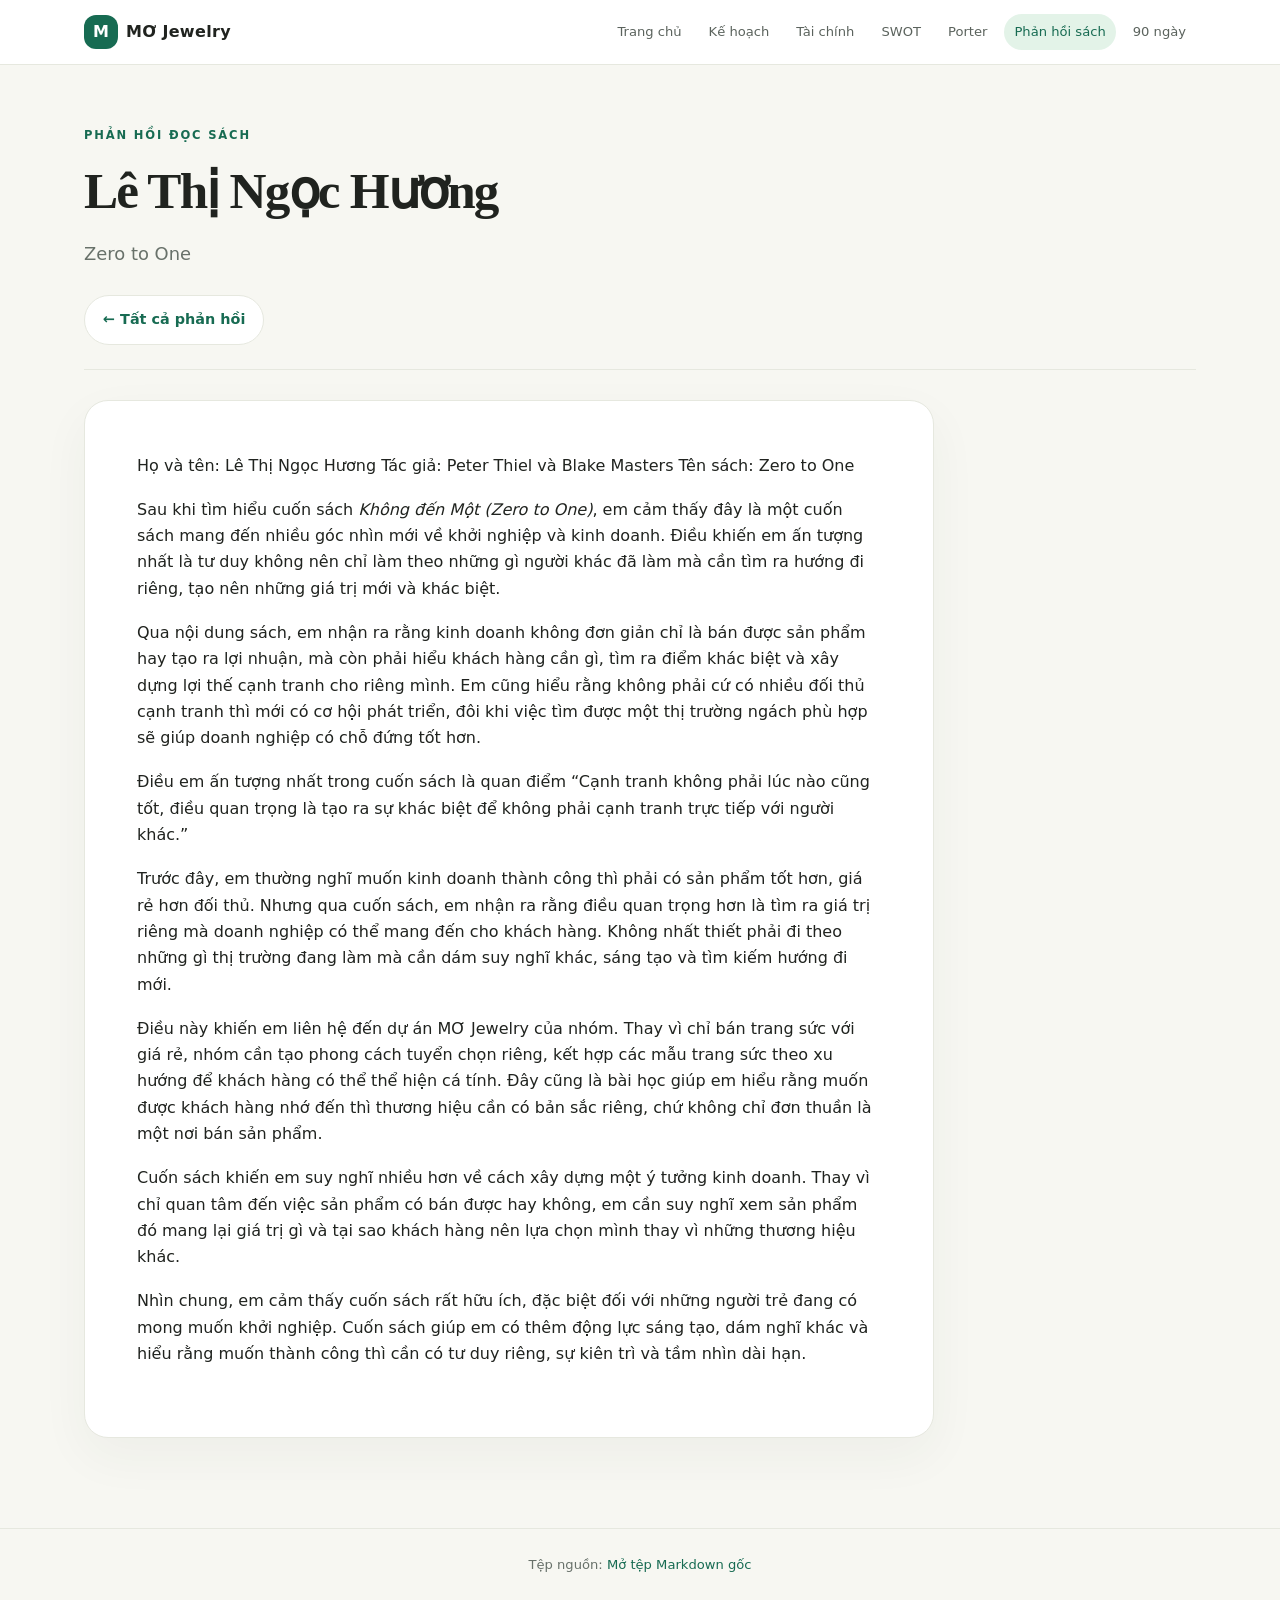
<file: reflection-24030280-LeThiNgocHuong.html>
<!doctype html><html lang="vi"><head><meta charset="utf-8"><meta name="viewport" content="width=device-width,initial-scale=1"><title>Lê Thị Ngọc Hương | Phản hồi đọc sách</title><link rel="stylesheet" href="style.css"></head><body><header class="site-header"><div class="nav-wrap"><a class="brand" href="index.html"><span class="brand-mark">M</span>MƠ Jewelry</a><nav class="nav"><a href="index.html">Trang chủ</a><a href="business-plan.html">Kế hoạch</a><a href="financial-analysis.html">Tài chính</a><a href="swot.html">SWOT</a><a href="five-forces.html">Porter</a><a class="active" href="reflections.html">Phản hồi sách</a><a href="action-plan.html">90 ngày</a></nav></div></header><main><section class="article-head"><span class="eyebrow">Phản hồi đọc sách</span><h1 style="font-size:clamp(2rem,4vw,3.4rem)">Lê Thị Ngọc Hương</h1><p class="lead">Zero to One</p><a class="btn secondary" href="reflections.html">← Tất cả phản hồi</a></section><article class="article-body"><p>Họ và tên: Lê Thị Ngọc Hương Tác giả: Peter Thiel và Blake Masters Tên sách: Zero to One</p>
<p>Sau khi tìm hiểu cuốn sách <em>Không đến Một (Zero to One)</em>, em cảm thấy đây là một cuốn sách mang đến nhiều góc nhìn mới về khởi nghiệp và kinh doanh. Điều khiến em ấn tượng nhất là tư duy không nên chỉ làm theo những gì người khác đã làm mà cần tìm ra hướng đi riêng, tạo nên những giá trị mới và khác biệt.</p>
<p>Qua nội dung sách, em nhận ra rằng kinh doanh không đơn giản chỉ là bán được sản phẩm hay tạo ra lợi nhuận, mà còn phải hiểu khách hàng cần gì, tìm ra điểm khác biệt và xây dựng lợi thế cạnh tranh cho riêng mình. Em cũng hiểu rằng không phải cứ có nhiều đối thủ cạnh tranh thì mới có cơ hội phát triển, đôi khi việc tìm được một thị trường ngách phù hợp sẽ giúp doanh nghiệp có chỗ đứng tốt hơn.</p>
<p>Điều em ấn tượng nhất trong cuốn sách là quan điểm “Cạnh tranh không phải lúc nào cũng tốt, điều quan trọng là tạo ra sự khác biệt để không phải cạnh tranh trực tiếp với người khác.”</p>
<p>Trước đây, em thường nghĩ muốn kinh doanh thành công thì phải có sản phẩm tốt hơn, giá rẻ hơn đối thủ. Nhưng qua cuốn sách, em nhận ra rằng điều quan trọng hơn là tìm ra giá trị riêng mà doanh nghiệp có thể mang đến cho khách hàng. Không nhất thiết phải đi theo những gì thị trường đang làm mà cần dám suy nghĩ khác, sáng tạo và tìm kiếm hướng đi mới.</p>
<p>Điều này khiến em liên hệ đến dự án MƠ Jewelry của nhóm. Thay vì chỉ bán trang sức với giá rẻ, nhóm cần tạo phong cách tuyển chọn riêng, kết hợp các mẫu trang sức theo xu hướng để khách hàng có thể thể hiện cá tính. Đây cũng là bài học giúp em hiểu rằng muốn được khách hàng nhớ đến thì thương hiệu cần có bản sắc riêng, chứ không chỉ đơn thuần là một nơi bán sản phẩm.</p>
<p>Cuốn sách khiến em suy nghĩ nhiều hơn về cách xây dựng một ý tưởng kinh doanh. Thay vì chỉ quan tâm đến việc sản phẩm có bán được hay không, em cần suy nghĩ xem sản phẩm đó mang lại giá trị gì và tại sao khách hàng nên lựa chọn mình thay vì những thương hiệu khác.</p>
<p>Nhìn chung, em cảm thấy cuốn sách rất hữu ích, đặc biệt đối với những người trẻ đang có mong muốn khởi nghiệp. Cuốn sách giúp em có thêm động lực sáng tạo, dám nghĩ khác và hiểu rằng muốn thành công thì cần có tư duy riêng, sự kiên trì và tầm nhìn dài hạn.</p></article></main><footer class="footer">Tệp nguồn: <a href="reflections/24030280 LeThiNgocHuong.md">Mở tệp Markdown gốc</a></footer></body></html>
</file>
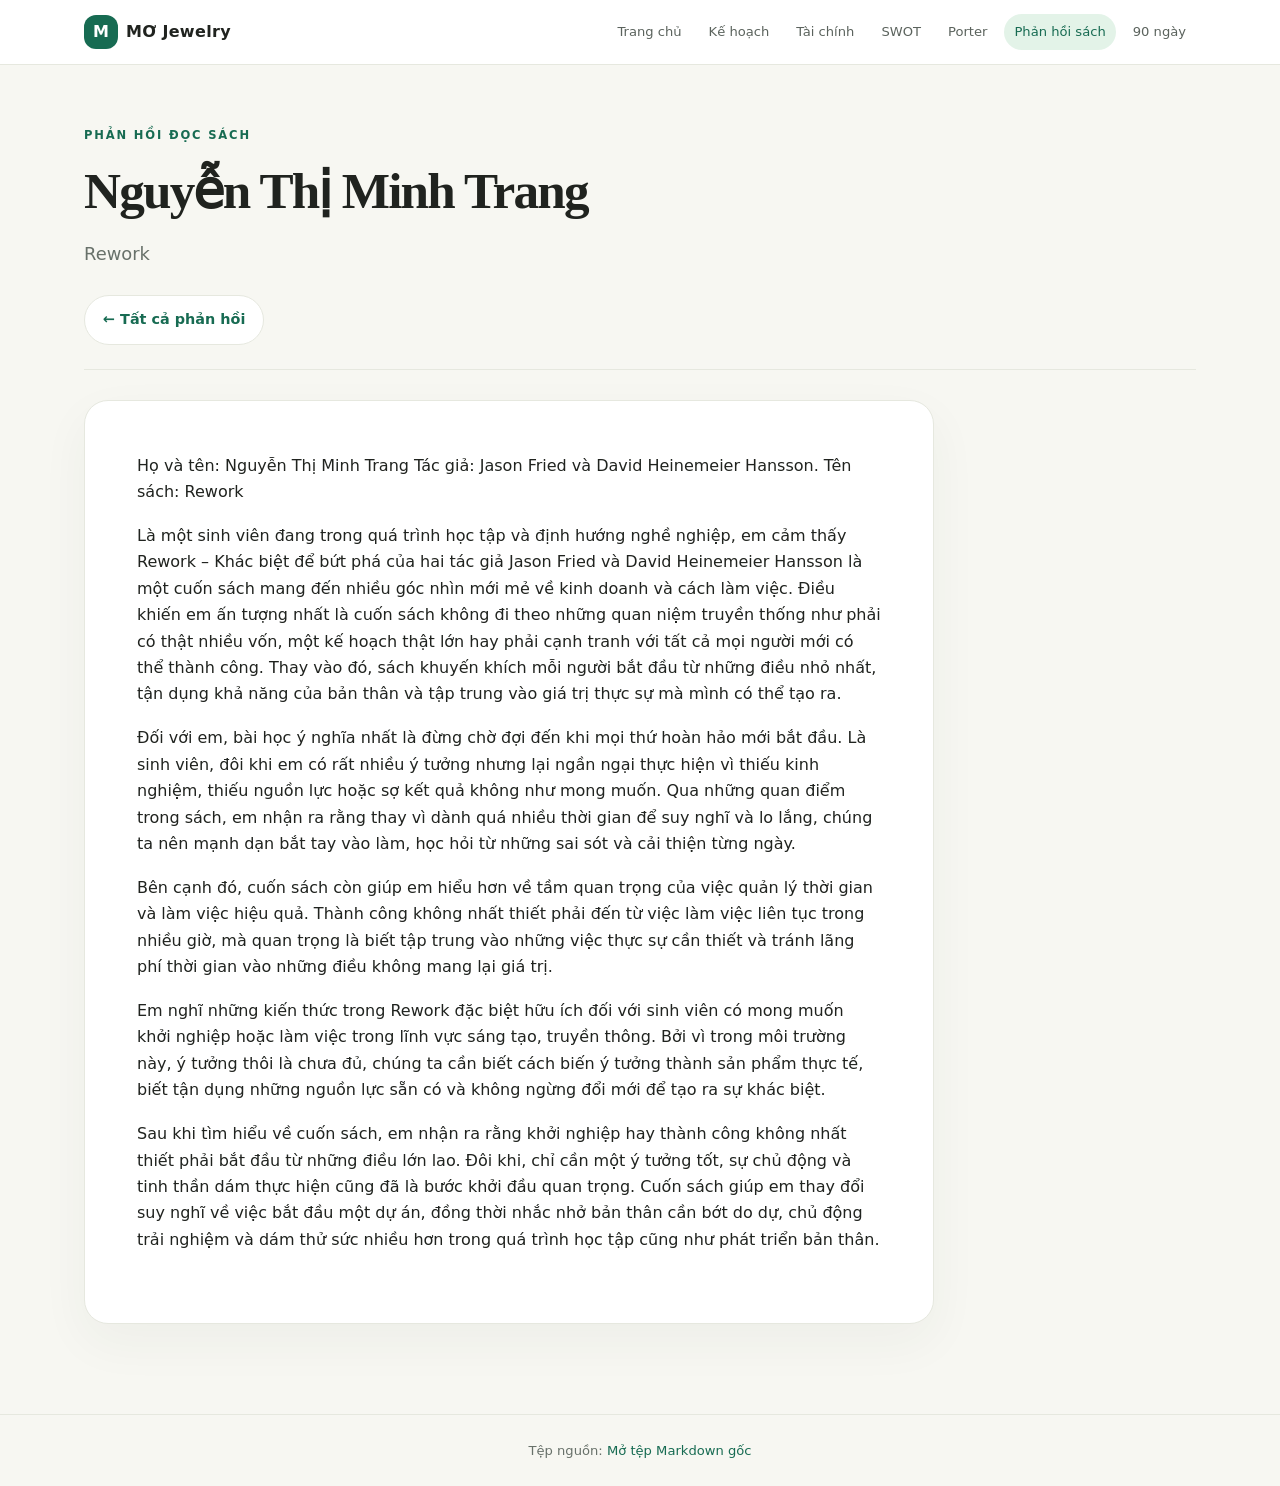
<file: reflection-24030282-NguyenThiMinhTrang.html>
<!doctype html><html lang="vi"><head><meta charset="utf-8"><meta name="viewport" content="width=device-width,initial-scale=1"><title>Nguyễn Thị Minh Trang | Phản hồi đọc sách</title><link rel="stylesheet" href="style.css"></head><body><header class="site-header"><div class="nav-wrap"><a class="brand" href="index.html"><span class="brand-mark">M</span>MƠ Jewelry</a><nav class="nav"><a href="index.html">Trang chủ</a><a href="business-plan.html">Kế hoạch</a><a href="financial-analysis.html">Tài chính</a><a href="swot.html">SWOT</a><a href="five-forces.html">Porter</a><a class="active" href="reflections.html">Phản hồi sách</a><a href="action-plan.html">90 ngày</a></nav></div></header><main><section class="article-head"><span class="eyebrow">Phản hồi đọc sách</span><h1 style="font-size:clamp(2rem,4vw,3.4rem)">Nguyễn Thị Minh Trang</h1><p class="lead">Rework</p><a class="btn secondary" href="reflections.html">← Tất cả phản hồi</a></section><article class="article-body"><p>Họ và tên: Nguyễn Thị Minh Trang Tác giả: Jason Fried và David Heinemeier Hansson. Tên sách: Rework</p>
<p>Là một sinh viên đang trong quá trình học tập và định hướng nghề nghiệp, em cảm thấy Rework – Khác biệt để bứt phá của hai tác giả Jason Fried và David Heinemeier Hansson là một cuốn sách mang đến nhiều góc nhìn mới mẻ về kinh doanh và cách làm việc. Điều khiến em ấn tượng nhất là cuốn sách không đi theo những quan niệm truyền thống như phải có thật nhiều vốn, một kế hoạch thật lớn hay phải cạnh tranh với tất cả mọi người mới có thể thành công. Thay vào đó, sách khuyến khích mỗi người bắt đầu từ những điều nhỏ nhất, tận dụng khả năng của bản thân và tập trung vào giá trị thực sự mà mình có thể tạo ra.</p>
<p>Đối với em, bài học ý nghĩa nhất là đừng chờ đợi đến khi mọi thứ hoàn hảo mới bắt đầu. Là sinh viên, đôi khi em có rất nhiều ý tưởng nhưng lại ngần ngại thực hiện vì thiếu kinh nghiệm, thiếu nguồn lực hoặc sợ kết quả không như mong muốn. Qua những quan điểm trong sách, em nhận ra rằng thay vì dành quá nhiều thời gian để suy nghĩ và lo lắng, chúng ta nên mạnh dạn bắt tay vào làm, học hỏi từ những sai sót và cải thiện từng ngày.</p>
<p>Bên cạnh đó, cuốn sách còn giúp em hiểu hơn về tầm quan trọng của việc quản lý thời gian và làm việc hiệu quả. Thành công không nhất thiết phải đến từ việc làm việc liên tục trong nhiều giờ, mà quan trọng là biết tập trung vào những việc thực sự cần thiết và tránh lãng phí thời gian vào những điều không mang lại giá trị.</p>
<p>Em nghĩ những kiến thức trong Rework đặc biệt hữu ích đối với sinh viên có mong muốn khởi nghiệp hoặc làm việc trong lĩnh vực sáng tạo, truyền thông. Bởi vì trong môi trường này, ý tưởng thôi là chưa đủ, chúng ta cần biết cách biến ý tưởng thành sản phẩm thực tế, biết tận dụng những nguồn lực sẵn có và không ngừng đổi mới để tạo ra sự khác biệt.</p>
<p>Sau khi tìm hiểu về cuốn sách, em nhận ra rằng khởi nghiệp hay thành công không nhất thiết phải bắt đầu từ những điều lớn lao. Đôi khi, chỉ cần một ý tưởng tốt, sự chủ động và tinh thần dám thực hiện cũng đã là bước khởi đầu quan trọng. Cuốn sách giúp em thay đổi suy nghĩ về việc bắt đầu một dự án, đồng thời nhắc nhở bản thân cần bớt do dự, chủ động trải nghiệm và dám thử sức nhiều hơn trong quá trình học tập cũng như phát triển bản thân.</p></article></main><footer class="footer">Tệp nguồn: <a href="reflections/24030282 NguyenThiMinhTrang.md">Mở tệp Markdown gốc</a></footer></body></html>
</file>
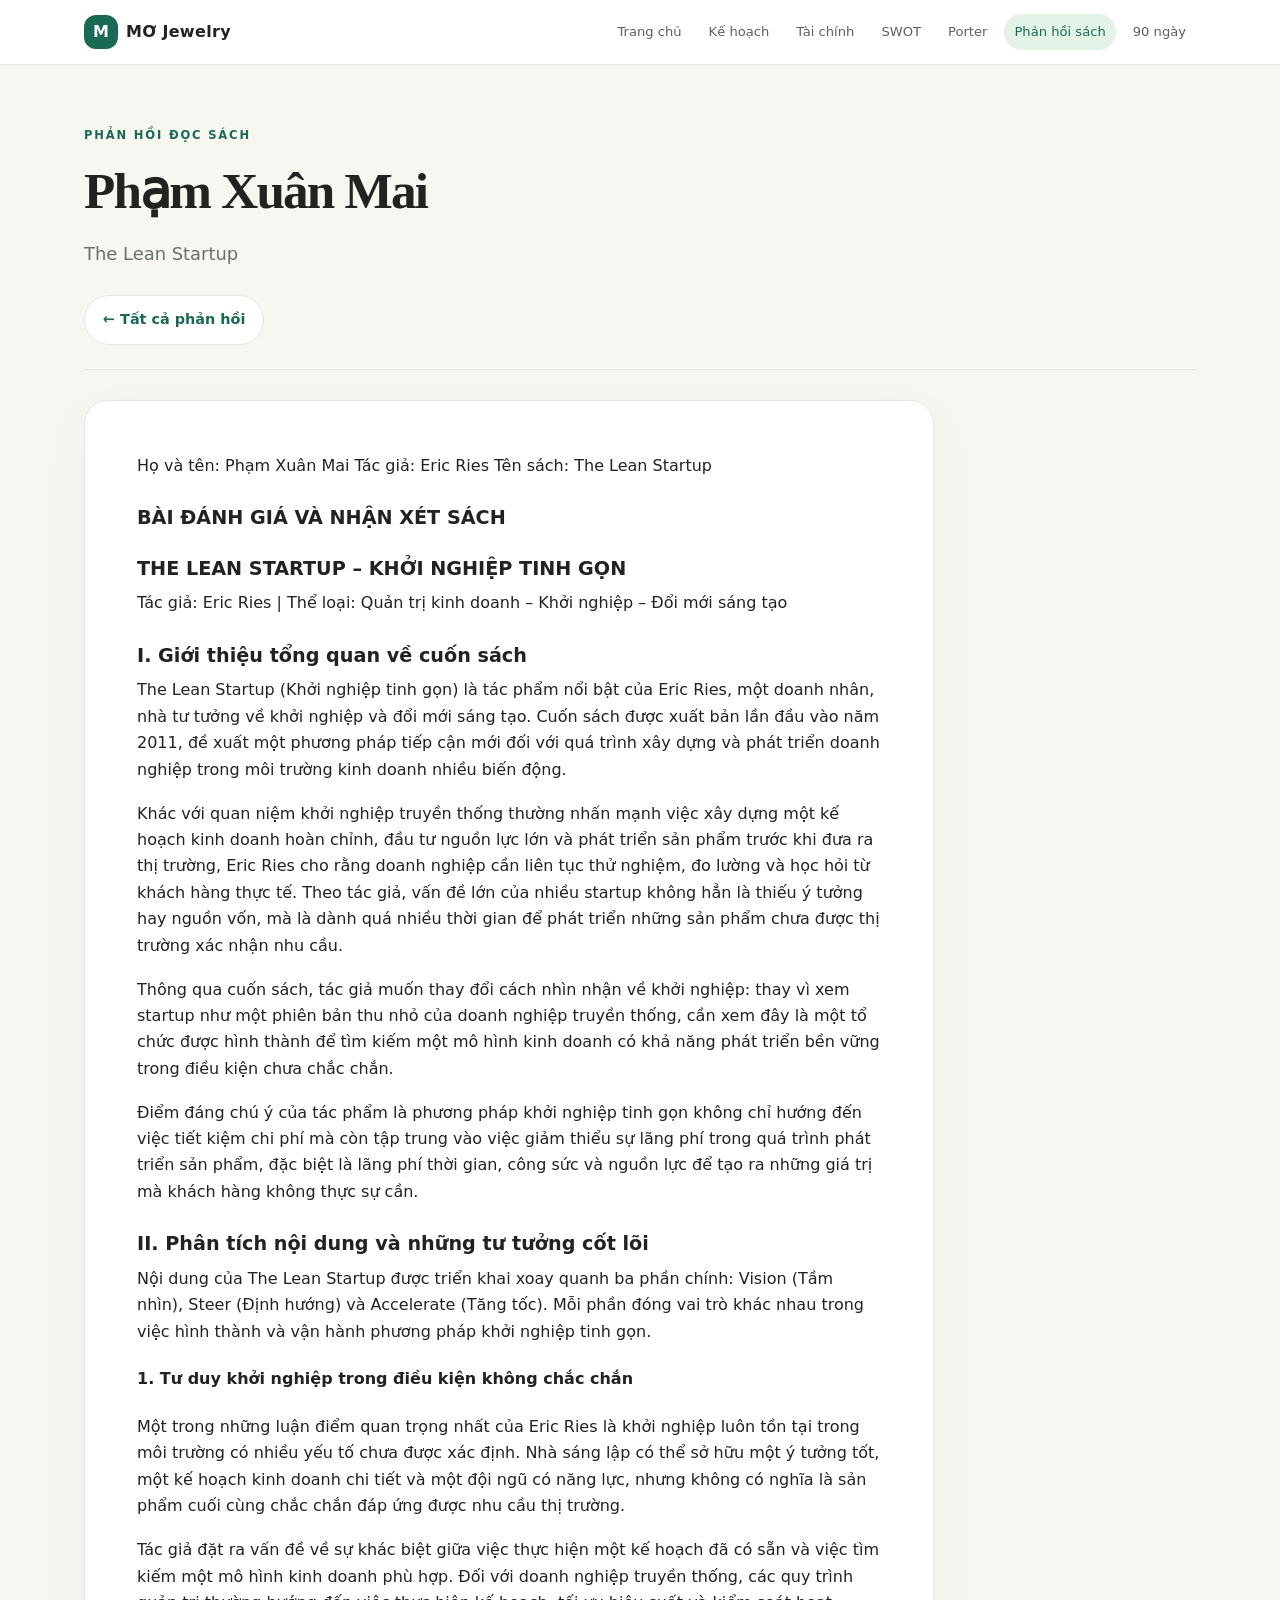
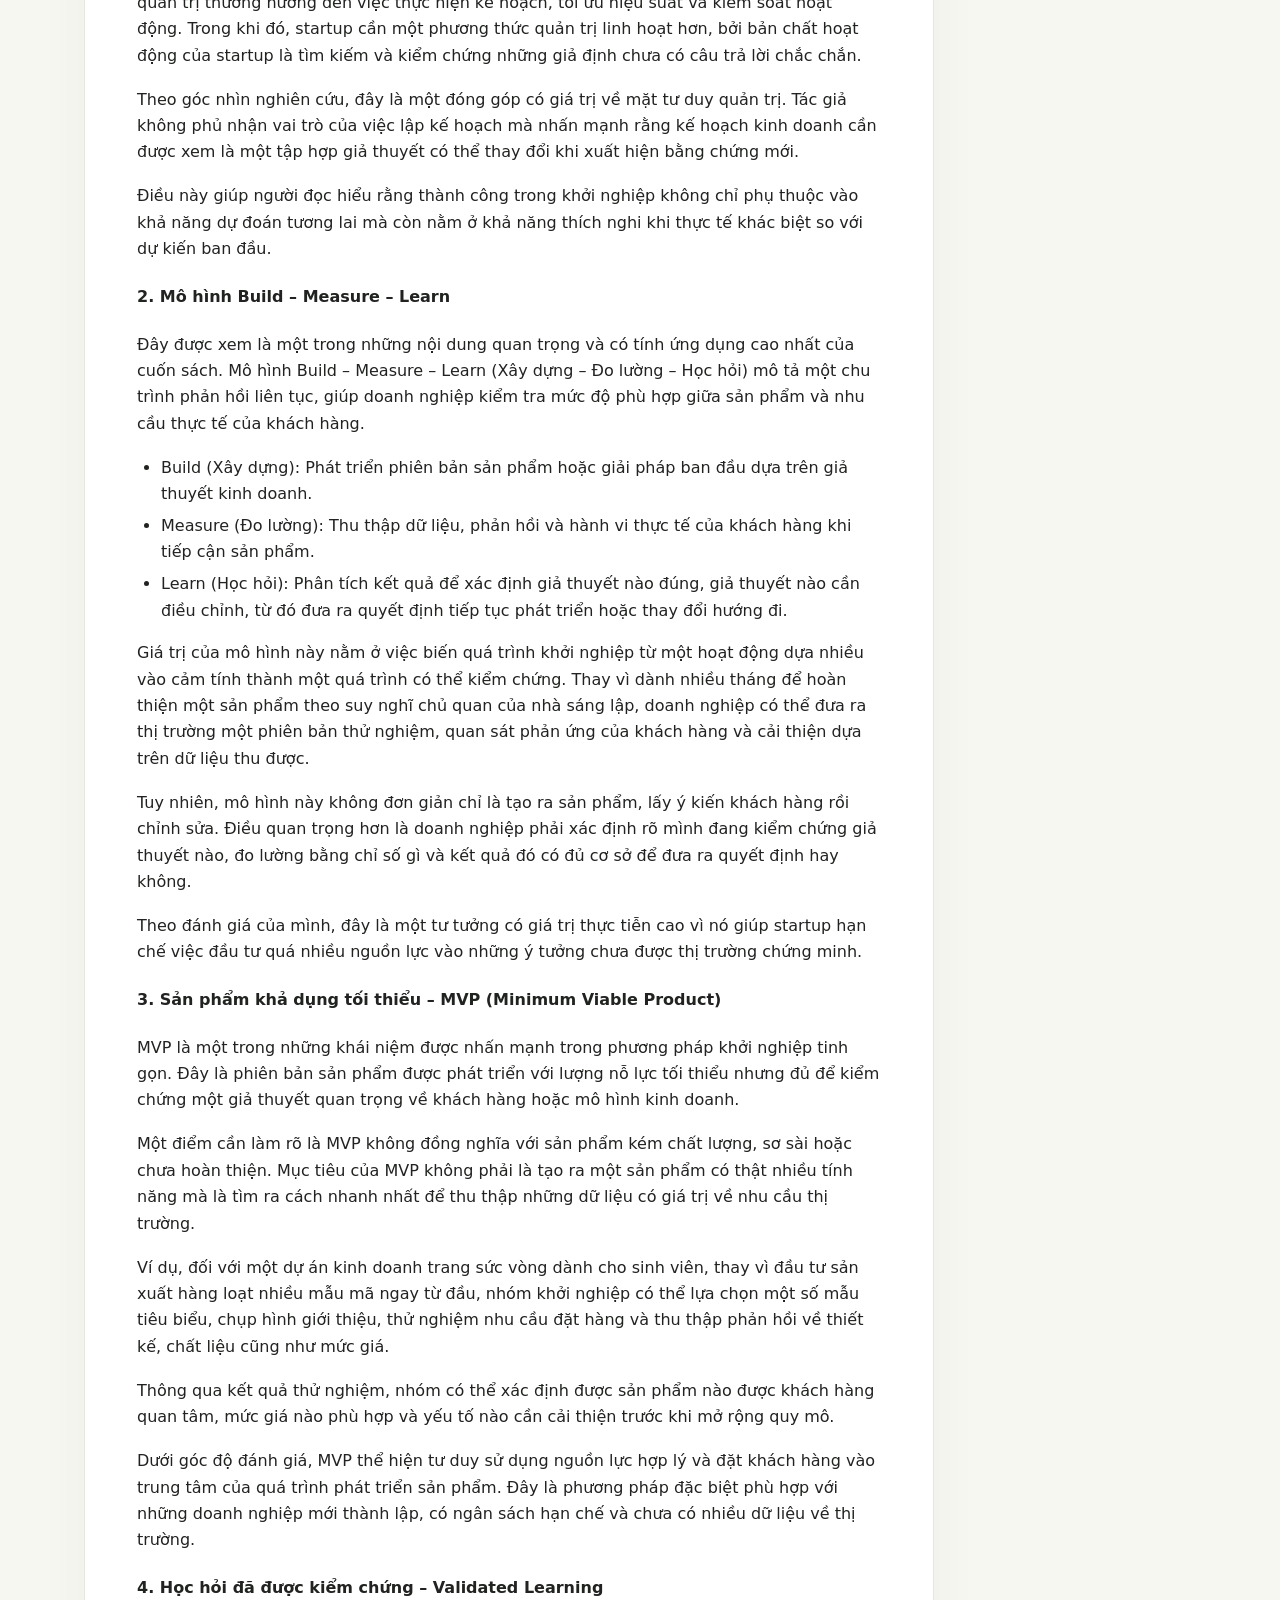
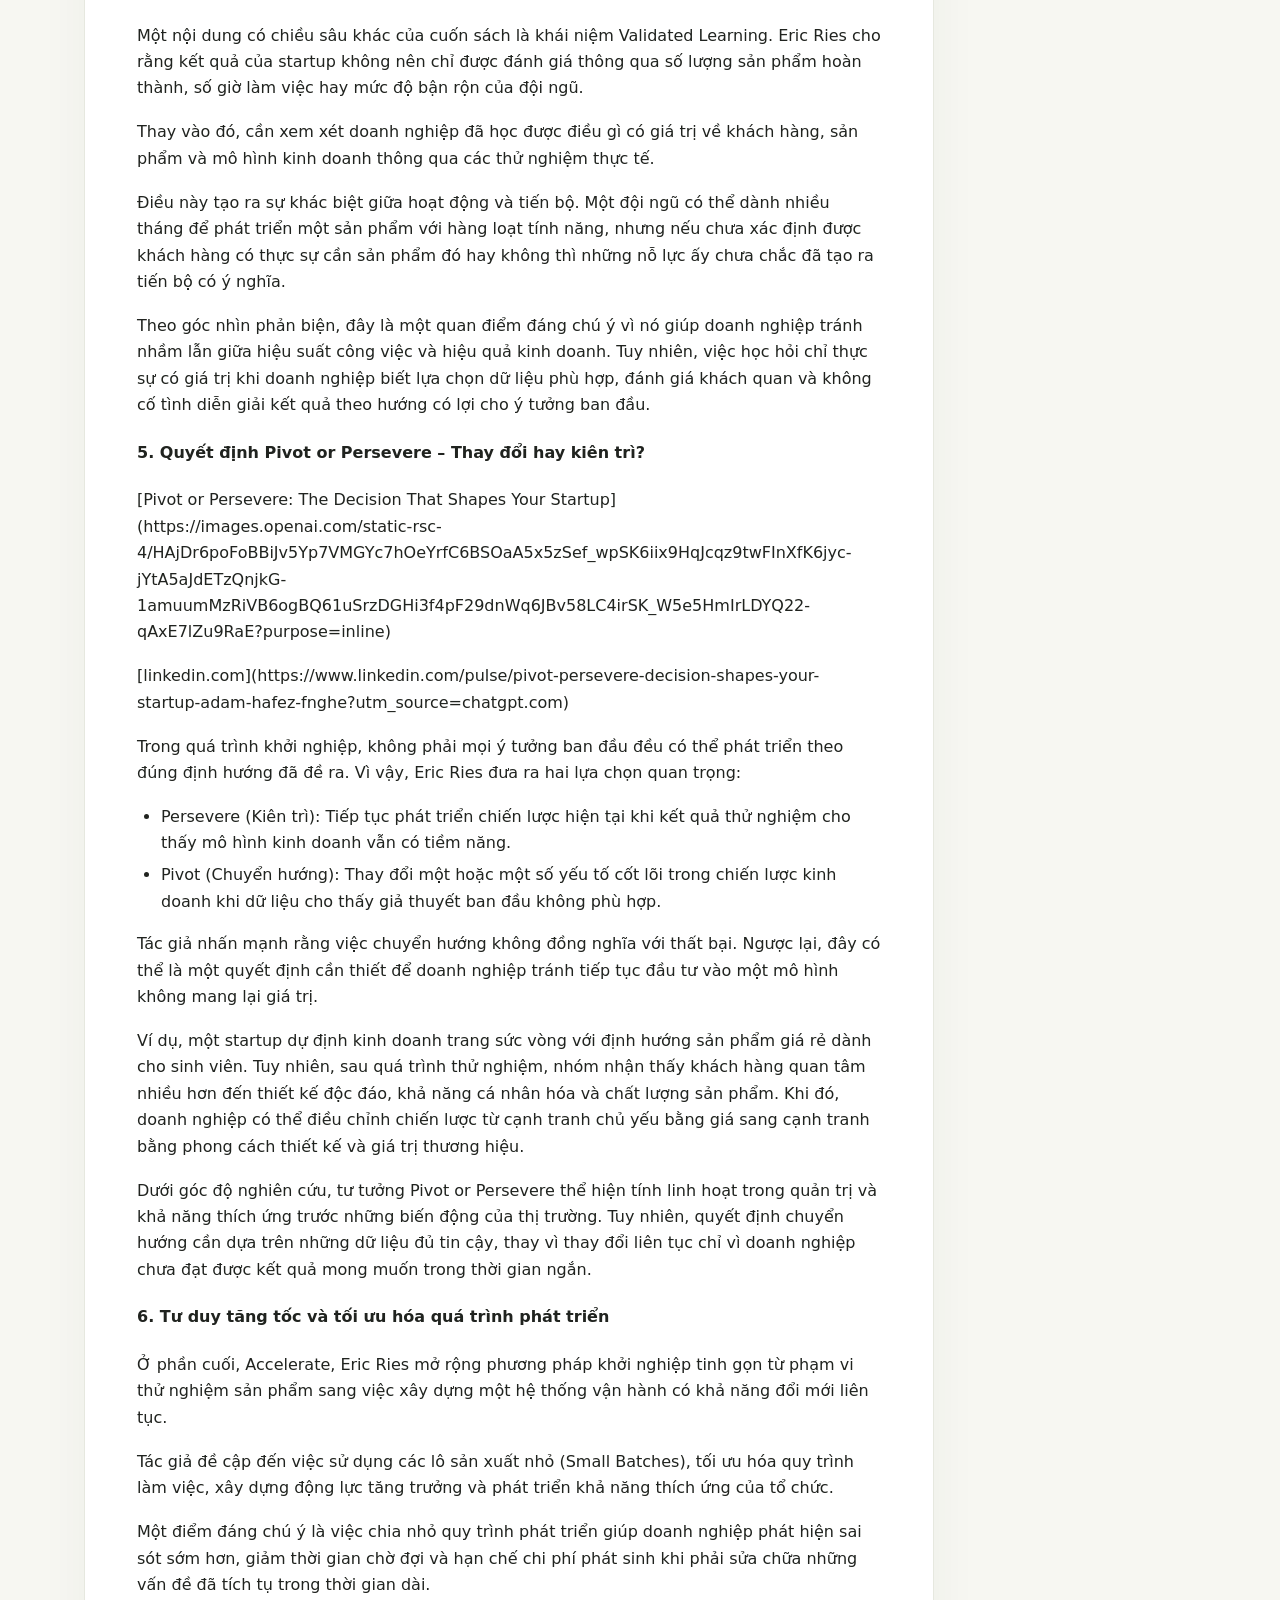
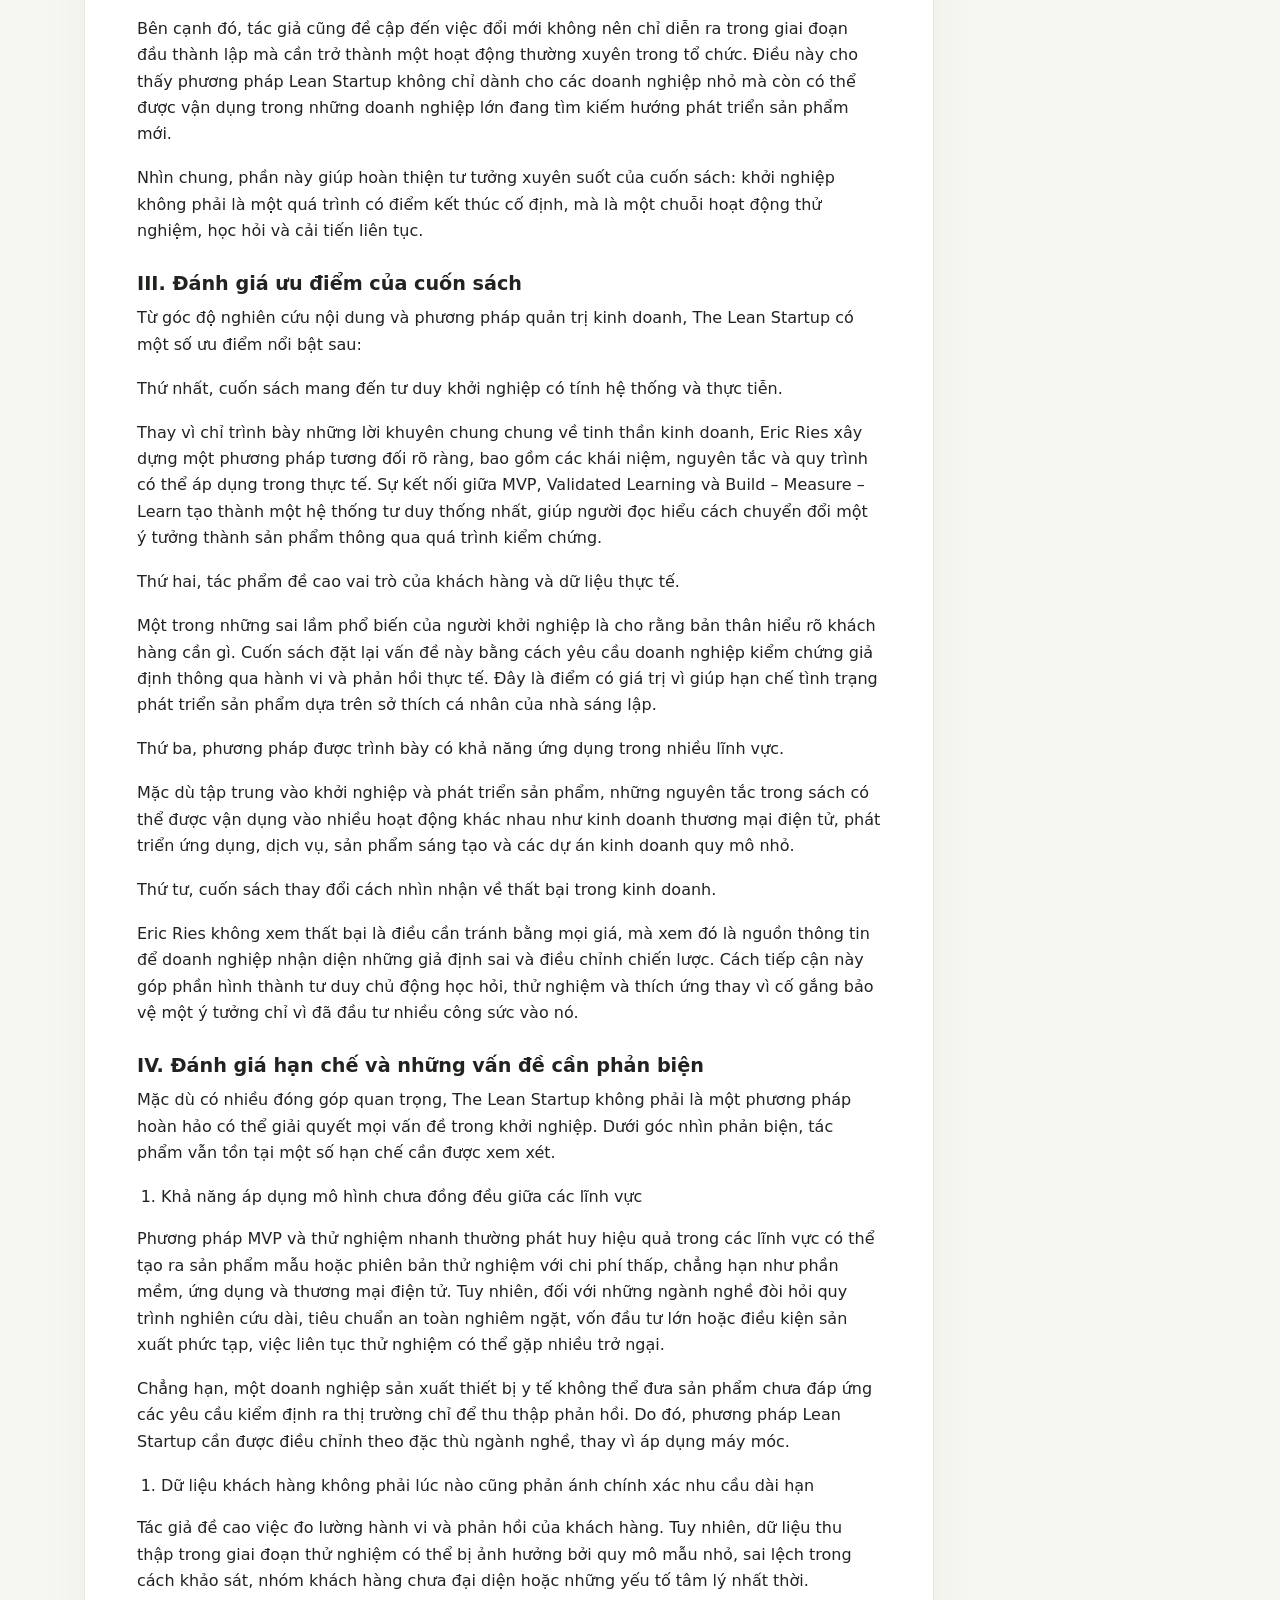
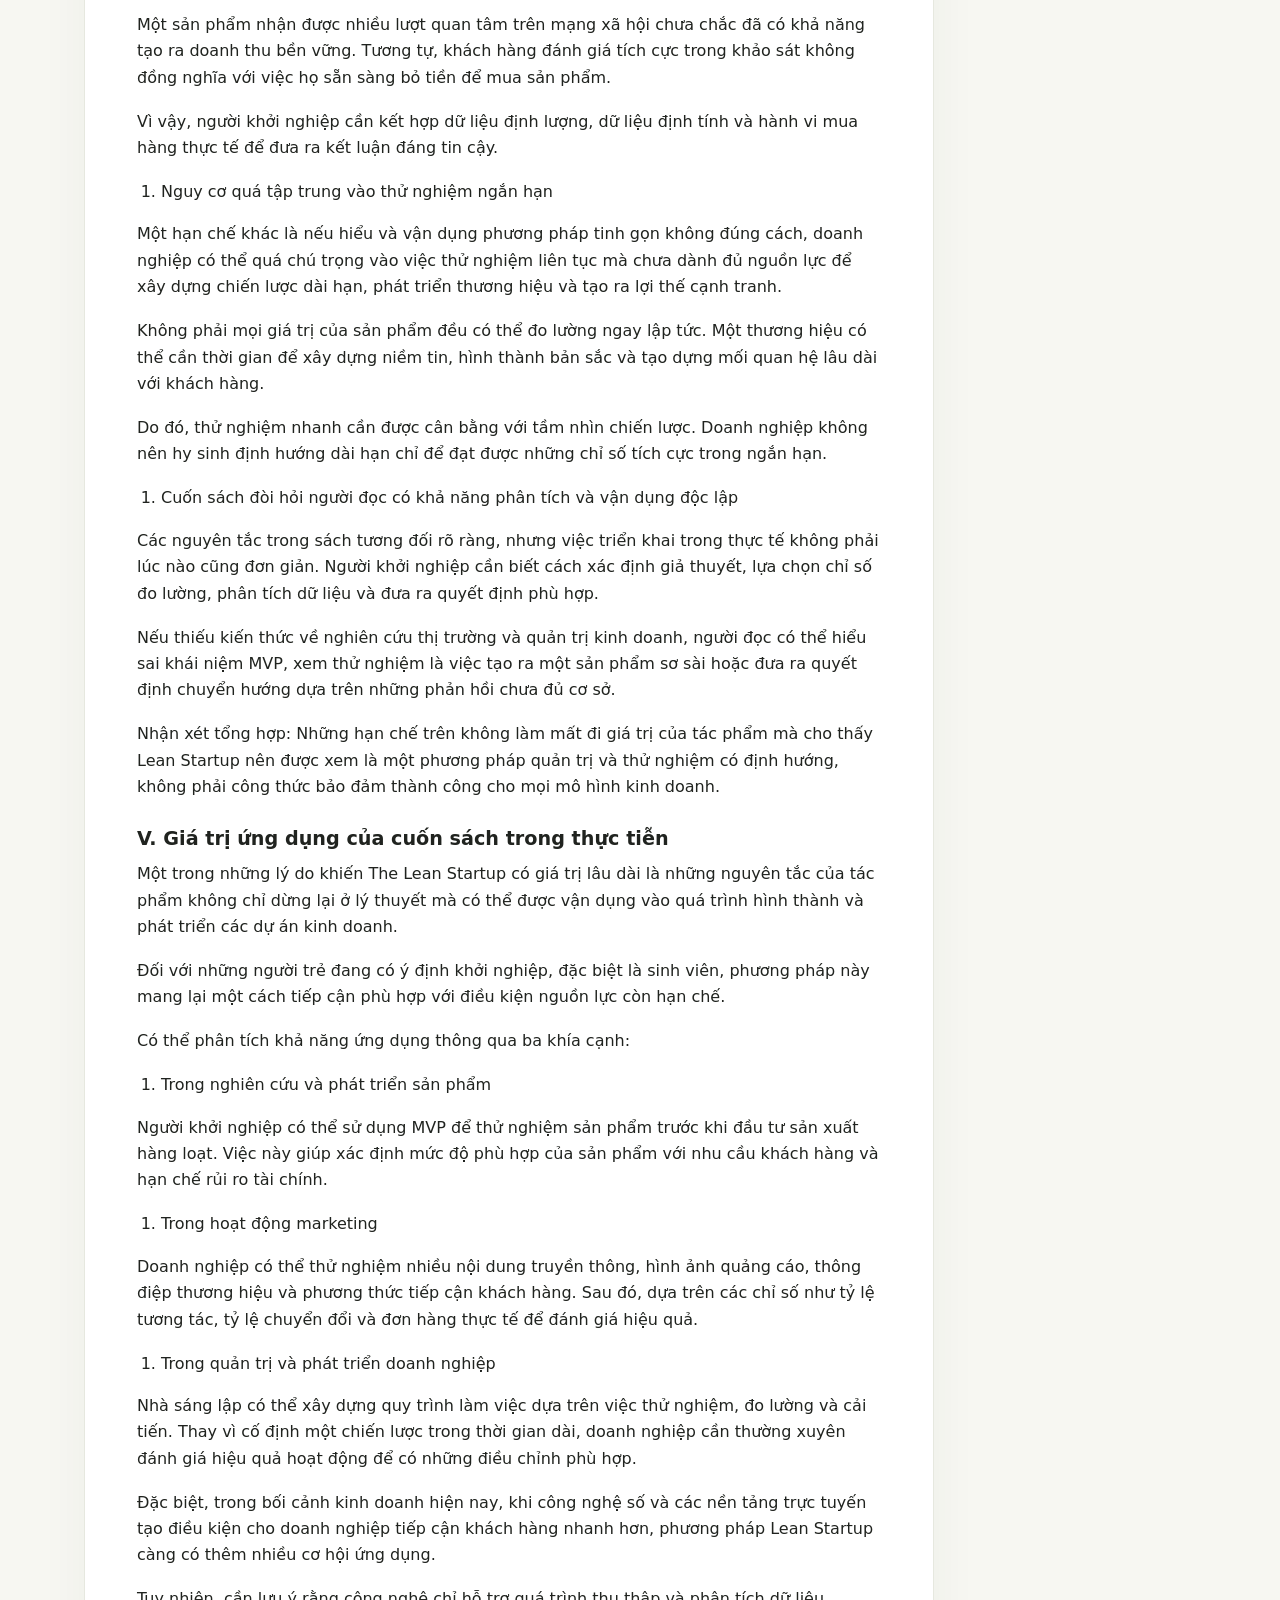
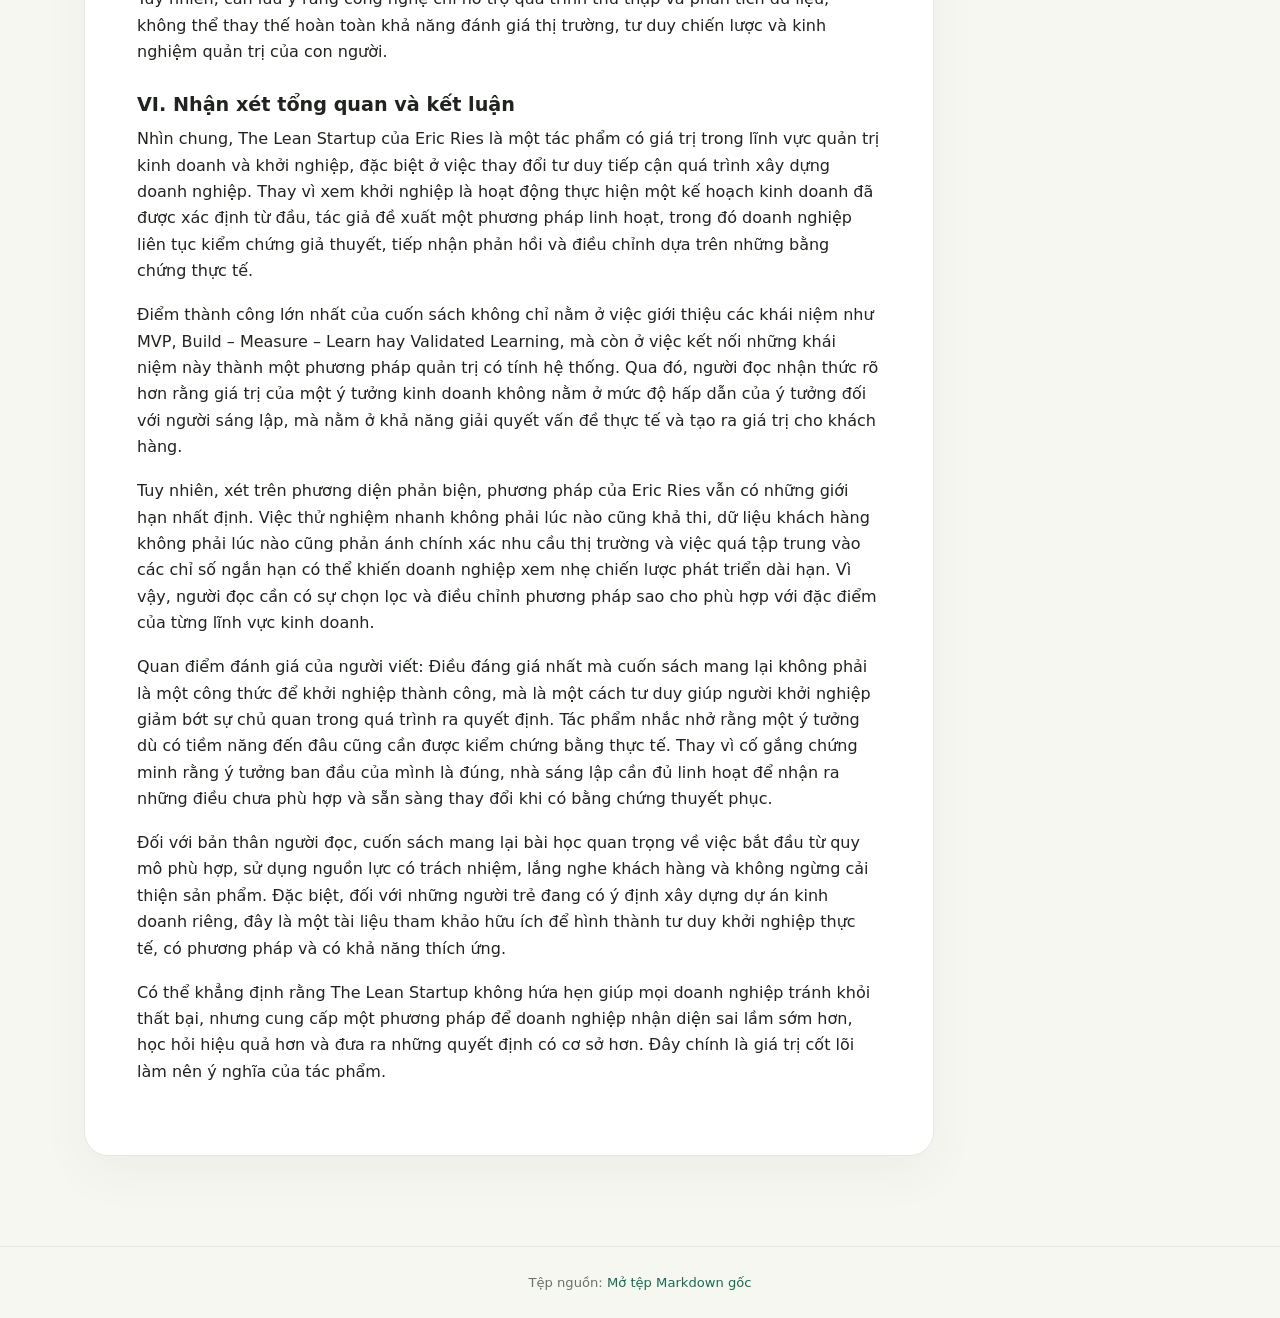
<file: reflection-24030283-PhamXuanMai.html>
<!doctype html><html lang="vi"><head><meta charset="utf-8"><meta name="viewport" content="width=device-width,initial-scale=1"><title>Phạm Xuân Mai | Phản hồi đọc sách</title><link rel="stylesheet" href="style.css"></head><body><header class="site-header"><div class="nav-wrap"><a class="brand" href="index.html"><span class="brand-mark">M</span>MƠ Jewelry</a><nav class="nav"><a href="index.html">Trang chủ</a><a href="business-plan.html">Kế hoạch</a><a href="financial-analysis.html">Tài chính</a><a href="swot.html">SWOT</a><a href="five-forces.html">Porter</a><a class="active" href="reflections.html">Phản hồi sách</a><a href="action-plan.html">90 ngày</a></nav></div></header><main><section class="article-head"><span class="eyebrow">Phản hồi đọc sách</span><h1 style="font-size:clamp(2rem,4vw,3.4rem)">Phạm Xuân Mai</h1><p class="lead">The Lean Startup</p><a class="btn secondary" href="reflections.html">← Tất cả phản hồi</a></section><article class="article-body"><p>Họ và tên: Phạm Xuân Mai Tác giả: Eric Ries Tên sách: The Lean Startup</p>
<h2>BÀI ĐÁNH GIÁ VÀ NHẬN XÉT SÁCH</h2>
<h3>THE LEAN STARTUP – KHỞI NGHIỆP TINH GỌN</h3>
<p>Tác giả: Eric Ries | Thể loại: Quản trị kinh doanh – Khởi nghiệp – Đổi mới sáng tạo</p>
<h3>I. Giới thiệu tổng quan về cuốn sách</h3>
<p>The Lean Startup (Khởi nghiệp tinh gọn) là tác phẩm nổi bật của Eric Ries, một doanh nhân, nhà tư tưởng về khởi nghiệp và đổi mới sáng tạo. Cuốn sách được xuất bản lần đầu vào năm 2011, đề xuất một phương pháp tiếp cận mới đối với quá trình xây dựng và phát triển doanh nghiệp trong môi trường kinh doanh nhiều biến động.</p>
<p>Khác với quan niệm khởi nghiệp truyền thống thường nhấn mạnh việc xây dựng một kế hoạch kinh doanh hoàn chỉnh, đầu tư nguồn lực lớn và phát triển sản phẩm trước khi đưa ra thị trường, Eric Ries cho rằng doanh nghiệp cần liên tục thử nghiệm, đo lường và học hỏi từ khách hàng thực tế. Theo tác giả, vấn đề lớn của nhiều startup không hẳn là thiếu ý tưởng hay nguồn vốn, mà là dành quá nhiều thời gian để phát triển những sản phẩm chưa được thị trường xác nhận nhu cầu.</p>
<p>Thông qua cuốn sách, tác giả muốn thay đổi cách nhìn nhận về khởi nghiệp: thay vì xem startup như một phiên bản thu nhỏ của doanh nghiệp truyền thống, cần xem đây là một tổ chức được hình thành để tìm kiếm một mô hình kinh doanh có khả năng phát triển bền vững trong điều kiện chưa chắc chắn.</p>
<p>Điểm đáng chú ý của tác phẩm là phương pháp khởi nghiệp tinh gọn không chỉ hướng đến việc tiết kiệm chi phí mà còn tập trung vào việc giảm thiểu sự lãng phí trong quá trình phát triển sản phẩm, đặc biệt là lãng phí thời gian, công sức và nguồn lực để tạo ra những giá trị mà khách hàng không thực sự cần.</p>
<h3>II. Phân tích nội dung và những tư tưởng cốt lõi</h3>
<p>Nội dung của The Lean Startup được triển khai xoay quanh ba phần chính: Vision (Tầm nhìn), Steer (Định hướng) và Accelerate (Tăng tốc). Mỗi phần đóng vai trò khác nhau trong việc hình thành và vận hành phương pháp khởi nghiệp tinh gọn.</p>
<h4>1. Tư duy khởi nghiệp trong điều kiện không chắc chắn</h4>
<p>Một trong những luận điểm quan trọng nhất của Eric Ries là khởi nghiệp luôn tồn tại trong môi trường có nhiều yếu tố chưa được xác định. Nhà sáng lập có thể sở hữu một ý tưởng tốt, một kế hoạch kinh doanh chi tiết và một đội ngũ có năng lực, nhưng không có nghĩa là sản phẩm cuối cùng chắc chắn đáp ứng được nhu cầu thị trường.</p>
<p>Tác giả đặt ra vấn đề về sự khác biệt giữa việc thực hiện một kế hoạch đã có sẵn và việc tìm kiếm một mô hình kinh doanh phù hợp. Đối với doanh nghiệp truyền thống, các quy trình quản trị thường hướng đến việc thực hiện kế hoạch, tối ưu hiệu suất và kiểm soát hoạt động. Trong khi đó, startup cần một phương thức quản trị linh hoạt hơn, bởi bản chất hoạt động của startup là tìm kiếm và kiểm chứng những giả định chưa có câu trả lời chắc chắn.</p>
<p>Theo góc nhìn nghiên cứu, đây là một đóng góp có giá trị về mặt tư duy quản trị. Tác giả không phủ nhận vai trò của việc lập kế hoạch mà nhấn mạnh rằng kế hoạch kinh doanh cần được xem là một tập hợp giả thuyết có thể thay đổi khi xuất hiện bằng chứng mới.</p>
<p>Điều này giúp người đọc hiểu rằng thành công trong khởi nghiệp không chỉ phụ thuộc vào khả năng dự đoán tương lai mà còn nằm ở khả năng thích nghi khi thực tế khác biệt so với dự kiến ban đầu.</p>
<h4>2. Mô hình Build – Measure – Learn</h4>
<p>Đây được xem là một trong những nội dung quan trọng và có tính ứng dụng cao nhất của cuốn sách. Mô hình Build – Measure – Learn (Xây dựng – Đo lường – Học hỏi) mô tả một chu trình phản hồi liên tục, giúp doanh nghiệp kiểm tra mức độ phù hợp giữa sản phẩm và nhu cầu thực tế của khách hàng.</p>
<ul>
<li>Build (Xây dựng): Phát triển phiên bản sản phẩm hoặc giải pháp ban đầu dựa trên giả thuyết kinh doanh.</li>
<li>Measure (Đo lường): Thu thập dữ liệu, phản hồi và hành vi thực tế của khách hàng khi tiếp cận sản phẩm.</li>
<li>Learn (Học hỏi): Phân tích kết quả để xác định giả thuyết nào đúng, giả thuyết nào cần điều chỉnh, từ đó đưa ra quyết định tiếp tục phát triển hoặc thay đổi hướng đi.</li>
</ul>
<p>Giá trị của mô hình này nằm ở việc biến quá trình khởi nghiệp từ một hoạt động dựa nhiều vào cảm tính thành một quá trình có thể kiểm chứng. Thay vì dành nhiều tháng để hoàn thiện một sản phẩm theo suy nghĩ chủ quan của nhà sáng lập, doanh nghiệp có thể đưa ra thị trường một phiên bản thử nghiệm, quan sát phản ứng của khách hàng và cải thiện dựa trên dữ liệu thu được.</p>
<p>Tuy nhiên, mô hình này không đơn giản chỉ là tạo ra sản phẩm, lấy ý kiến khách hàng rồi chỉnh sửa. Điều quan trọng hơn là doanh nghiệp phải xác định rõ mình đang kiểm chứng giả thuyết nào, đo lường bằng chỉ số gì và kết quả đó có đủ cơ sở để đưa ra quyết định hay không.</p>
<p>Theo đánh giá của mình, đây là một tư tưởng có giá trị thực tiễn cao vì nó giúp startup hạn chế việc đầu tư quá nhiều nguồn lực vào những ý tưởng chưa được thị trường chứng minh.</p>
<h4>3. Sản phẩm khả dụng tối thiểu – MVP (Minimum Viable Product)</h4>
<p>MVP là một trong những khái niệm được nhấn mạnh trong phương pháp khởi nghiệp tinh gọn. Đây là phiên bản sản phẩm được phát triển với lượng nỗ lực tối thiểu nhưng đủ để kiểm chứng một giả thuyết quan trọng về khách hàng hoặc mô hình kinh doanh.</p>
<p>Một điểm cần làm rõ là MVP không đồng nghĩa với sản phẩm kém chất lượng, sơ sài hoặc chưa hoàn thiện. Mục tiêu của MVP không phải là tạo ra một sản phẩm có thật nhiều tính năng mà là tìm ra cách nhanh nhất để thu thập những dữ liệu có giá trị về nhu cầu thị trường.</p>
<p>Ví dụ, đối với một dự án kinh doanh trang sức vòng dành cho sinh viên, thay vì đầu tư sản xuất hàng loạt nhiều mẫu mã ngay từ đầu, nhóm khởi nghiệp có thể lựa chọn một số mẫu tiêu biểu, chụp hình giới thiệu, thử nghiệm nhu cầu đặt hàng và thu thập phản hồi về thiết kế, chất liệu cũng như mức giá.</p>
<p>Thông qua kết quả thử nghiệm, nhóm có thể xác định được sản phẩm nào được khách hàng quan tâm, mức giá nào phù hợp và yếu tố nào cần cải thiện trước khi mở rộng quy mô.</p>
<p>Dưới góc độ đánh giá, MVP thể hiện tư duy sử dụng nguồn lực hợp lý và đặt khách hàng vào trung tâm của quá trình phát triển sản phẩm. Đây là phương pháp đặc biệt phù hợp với những doanh nghiệp mới thành lập, có ngân sách hạn chế và chưa có nhiều dữ liệu về thị trường.</p>
<h4>4. Học hỏi đã được kiểm chứng – Validated Learning</h4>
<p>Một nội dung có chiều sâu khác của cuốn sách là khái niệm Validated Learning. Eric Ries cho rằng kết quả của startup không nên chỉ được đánh giá thông qua số lượng sản phẩm hoàn thành, số giờ làm việc hay mức độ bận rộn của đội ngũ.</p>
<p>Thay vào đó, cần xem xét doanh nghiệp đã học được điều gì có giá trị về khách hàng, sản phẩm và mô hình kinh doanh thông qua các thử nghiệm thực tế.</p>
<p>Điều này tạo ra sự khác biệt giữa hoạt động và tiến bộ. Một đội ngũ có thể dành nhiều tháng để phát triển một sản phẩm với hàng loạt tính năng, nhưng nếu chưa xác định được khách hàng có thực sự cần sản phẩm đó hay không thì những nỗ lực ấy chưa chắc đã tạo ra tiến bộ có ý nghĩa.</p>
<p>Theo góc nhìn phản biện, đây là một quan điểm đáng chú ý vì nó giúp doanh nghiệp tránh nhầm lẫn giữa hiệu suất công việc và hiệu quả kinh doanh. Tuy nhiên, việc học hỏi chỉ thực sự có giá trị khi doanh nghiệp biết lựa chọn dữ liệu phù hợp, đánh giá khách quan và không cố tình diễn giải kết quả theo hướng có lợi cho ý tưởng ban đầu.</p>
<h4>5. Quyết định Pivot or Persevere – Thay đổi hay kiên trì?</h4>
<p>[Pivot or Persevere: The Decision That Shapes Your Startup](https://images.openai.com/static-rsc-4/HAjDr6poFoBBiJv5Yp7VMGYc7hOeYrfC6BSOaA5x5zSef_wpSK6iix9HqJcqz9twFInXfK6jyc-jYtA5aJdETzQnjkG-1amuumMzRiVB6ogBQ61uSrzDGHi3f4pF29dnWq6JBv58LC4irSK_W5e5HmIrLDYQ22-qAxE7lZu9RaE?purpose=inline)</p>
<p>[linkedin.com](https://www.linkedin.com/pulse/pivot-persevere-decision-shapes-your-startup-adam-hafez-fnghe?utm_source=chatgpt.com)</p>
<p>Trong quá trình khởi nghiệp, không phải mọi ý tưởng ban đầu đều có thể phát triển theo đúng định hướng đã đề ra. Vì vậy, Eric Ries đưa ra hai lựa chọn quan trọng:</p>
<ul>
<li>Persevere (Kiên trì): Tiếp tục phát triển chiến lược hiện tại khi kết quả thử nghiệm cho thấy mô hình kinh doanh vẫn có tiềm năng.</li>
<li>Pivot (Chuyển hướng): Thay đổi một hoặc một số yếu tố cốt lõi trong chiến lược kinh doanh khi dữ liệu cho thấy giả thuyết ban đầu không phù hợp.</li>
</ul>
<p>Tác giả nhấn mạnh rằng việc chuyển hướng không đồng nghĩa với thất bại. Ngược lại, đây có thể là một quyết định cần thiết để doanh nghiệp tránh tiếp tục đầu tư vào một mô hình không mang lại giá trị.</p>
<p>Ví dụ, một startup dự định kinh doanh trang sức vòng với định hướng sản phẩm giá rẻ dành cho sinh viên. Tuy nhiên, sau quá trình thử nghiệm, nhóm nhận thấy khách hàng quan tâm nhiều hơn đến thiết kế độc đáo, khả năng cá nhân hóa và chất lượng sản phẩm. Khi đó, doanh nghiệp có thể điều chỉnh chiến lược từ cạnh tranh chủ yếu bằng giá sang cạnh tranh bằng phong cách thiết kế và giá trị thương hiệu.</p>
<p>Dưới góc độ nghiên cứu, tư tưởng Pivot or Persevere thể hiện tính linh hoạt trong quản trị và khả năng thích ứng trước những biến động của thị trường. Tuy nhiên, quyết định chuyển hướng cần dựa trên những dữ liệu đủ tin cậy, thay vì thay đổi liên tục chỉ vì doanh nghiệp chưa đạt được kết quả mong muốn trong thời gian ngắn.</p>
<h4>6. Tư duy tăng tốc và tối ưu hóa quá trình phát triển</h4>
<p>Ở phần cuối, Accelerate, Eric Ries mở rộng phương pháp khởi nghiệp tinh gọn từ phạm vi thử nghiệm sản phẩm sang việc xây dựng một hệ thống vận hành có khả năng đổi mới liên tục.</p>
<p>Tác giả đề cập đến việc sử dụng các lô sản xuất nhỏ (Small Batches), tối ưu hóa quy trình làm việc, xây dựng động lực tăng trưởng và phát triển khả năng thích ứng của tổ chức.</p>
<p>Một điểm đáng chú ý là việc chia nhỏ quy trình phát triển giúp doanh nghiệp phát hiện sai sót sớm hơn, giảm thời gian chờ đợi và hạn chế chi phí phát sinh khi phải sửa chữa những vấn đề đã tích tụ trong thời gian dài.</p>
<p>Bên cạnh đó, tác giả cũng đề cập đến việc đổi mới không nên chỉ diễn ra trong giai đoạn đầu thành lập mà cần trở thành một hoạt động thường xuyên trong tổ chức. Điều này cho thấy phương pháp Lean Startup không chỉ dành cho các doanh nghiệp nhỏ mà còn có thể được vận dụng trong những doanh nghiệp lớn đang tìm kiếm hướng phát triển sản phẩm mới.</p>
<p>Nhìn chung, phần này giúp hoàn thiện tư tưởng xuyên suốt của cuốn sách: khởi nghiệp không phải là một quá trình có điểm kết thúc cố định, mà là một chuỗi hoạt động thử nghiệm, học hỏi và cải tiến liên tục.</p>
<h3>III. Đánh giá ưu điểm của cuốn sách</h3>
<p>Từ góc độ nghiên cứu nội dung và phương pháp quản trị kinh doanh, The Lean Startup có một số ưu điểm nổi bật sau:</p>
<p>Thứ nhất, cuốn sách mang đến tư duy khởi nghiệp có tính hệ thống và thực tiễn.</p>
<p>Thay vì chỉ trình bày những lời khuyên chung chung về tinh thần kinh doanh, Eric Ries xây dựng một phương pháp tương đối rõ ràng, bao gồm các khái niệm, nguyên tắc và quy trình có thể áp dụng trong thực tế. Sự kết nối giữa MVP, Validated Learning và Build – Measure – Learn tạo thành một hệ thống tư duy thống nhất, giúp người đọc hiểu cách chuyển đổi một ý tưởng thành sản phẩm thông qua quá trình kiểm chứng.</p>
<p>Thứ hai, tác phẩm đề cao vai trò của khách hàng và dữ liệu thực tế.</p>
<p>Một trong những sai lầm phổ biến của người khởi nghiệp là cho rằng bản thân hiểu rõ khách hàng cần gì. Cuốn sách đặt lại vấn đề này bằng cách yêu cầu doanh nghiệp kiểm chứng giả định thông qua hành vi và phản hồi thực tế. Đây là điểm có giá trị vì giúp hạn chế tình trạng phát triển sản phẩm dựa trên sở thích cá nhân của nhà sáng lập.</p>
<p>Thứ ba, phương pháp được trình bày có khả năng ứng dụng trong nhiều lĩnh vực.</p>
<p>Mặc dù tập trung vào khởi nghiệp và phát triển sản phẩm, những nguyên tắc trong sách có thể được vận dụng vào nhiều hoạt động khác nhau như kinh doanh thương mại điện tử, phát triển ứng dụng, dịch vụ, sản phẩm sáng tạo và các dự án kinh doanh quy mô nhỏ.</p>
<p>Thứ tư, cuốn sách thay đổi cách nhìn nhận về thất bại trong kinh doanh.</p>
<p>Eric Ries không xem thất bại là điều cần tránh bằng mọi giá, mà xem đó là nguồn thông tin để doanh nghiệp nhận diện những giả định sai và điều chỉnh chiến lược. Cách tiếp cận này góp phần hình thành tư duy chủ động học hỏi, thử nghiệm và thích ứng thay vì cố gắng bảo vệ một ý tưởng chỉ vì đã đầu tư nhiều công sức vào nó.</p>
<h3>IV. Đánh giá hạn chế và những vấn đề cần phản biện</h3>
<p>Mặc dù có nhiều đóng góp quan trọng, The Lean Startup không phải là một phương pháp hoàn hảo có thể giải quyết mọi vấn đề trong khởi nghiệp. Dưới góc nhìn phản biện, tác phẩm vẫn tồn tại một số hạn chế cần được xem xét.</p>
<ol>
<li>Khả năng áp dụng mô hình chưa đồng đều giữa các lĩnh vực</li>
</ol>
<p>Phương pháp MVP và thử nghiệm nhanh thường phát huy hiệu quả trong các lĩnh vực có thể tạo ra sản phẩm mẫu hoặc phiên bản thử nghiệm với chi phí thấp, chẳng hạn như phần mềm, ứng dụng và thương mại điện tử. Tuy nhiên, đối với những ngành nghề đòi hỏi quy trình nghiên cứu dài, tiêu chuẩn an toàn nghiêm ngặt, vốn đầu tư lớn hoặc điều kiện sản xuất phức tạp, việc liên tục thử nghiệm có thể gặp nhiều trở ngại.</p>
<p>Chẳng hạn, một doanh nghiệp sản xuất thiết bị y tế không thể đưa sản phẩm chưa đáp ứng các yêu cầu kiểm định ra thị trường chỉ để thu thập phản hồi. Do đó, phương pháp Lean Startup cần được điều chỉnh theo đặc thù ngành nghề, thay vì áp dụng máy móc.</p>
<ol>
<li>Dữ liệu khách hàng không phải lúc nào cũng phản ánh chính xác nhu cầu dài hạn</li>
</ol>
<p>Tác giả đề cao việc đo lường hành vi và phản hồi của khách hàng. Tuy nhiên, dữ liệu thu thập trong giai đoạn thử nghiệm có thể bị ảnh hưởng bởi quy mô mẫu nhỏ, sai lệch trong cách khảo sát, nhóm khách hàng chưa đại diện hoặc những yếu tố tâm lý nhất thời.</p>
<p>Một sản phẩm nhận được nhiều lượt quan tâm trên mạng xã hội chưa chắc đã có khả năng tạo ra doanh thu bền vững. Tương tự, khách hàng đánh giá tích cực trong khảo sát không đồng nghĩa với việc họ sẵn sàng bỏ tiền để mua sản phẩm.</p>
<p>Vì vậy, người khởi nghiệp cần kết hợp dữ liệu định lượng, dữ liệu định tính và hành vi mua hàng thực tế để đưa ra kết luận đáng tin cậy.</p>
<ol>
<li>Nguy cơ quá tập trung vào thử nghiệm ngắn hạn</li>
</ol>
<p>Một hạn chế khác là nếu hiểu và vận dụng phương pháp tinh gọn không đúng cách, doanh nghiệp có thể quá chú trọng vào việc thử nghiệm liên tục mà chưa dành đủ nguồn lực để xây dựng chiến lược dài hạn, phát triển thương hiệu và tạo ra lợi thế cạnh tranh.</p>
<p>Không phải mọi giá trị của sản phẩm đều có thể đo lường ngay lập tức. Một thương hiệu có thể cần thời gian để xây dựng niềm tin, hình thành bản sắc và tạo dựng mối quan hệ lâu dài với khách hàng.</p>
<p>Do đó, thử nghiệm nhanh cần được cân bằng với tầm nhìn chiến lược. Doanh nghiệp không nên hy sinh định hướng dài hạn chỉ để đạt được những chỉ số tích cực trong ngắn hạn.</p>
<ol>
<li>Cuốn sách đòi hỏi người đọc có khả năng phân tích và vận dụng độc lập</li>
</ol>
<p>Các nguyên tắc trong sách tương đối rõ ràng, nhưng việc triển khai trong thực tế không phải lúc nào cũng đơn giản. Người khởi nghiệp cần biết cách xác định giả thuyết, lựa chọn chỉ số đo lường, phân tích dữ liệu và đưa ra quyết định phù hợp.</p>
<p>Nếu thiếu kiến thức về nghiên cứu thị trường và quản trị kinh doanh, người đọc có thể hiểu sai khái niệm MVP, xem thử nghiệm là việc tạo ra một sản phẩm sơ sài hoặc đưa ra quyết định chuyển hướng dựa trên những phản hồi chưa đủ cơ sở.</p>
<p>Nhận xét tổng hợp: Những hạn chế trên không làm mất đi giá trị của tác phẩm mà cho thấy Lean Startup nên được xem là một phương pháp quản trị và thử nghiệm có định hướng, không phải công thức bảo đảm thành công cho mọi mô hình kinh doanh.</p>
<h3>V. Giá trị ứng dụng của cuốn sách trong thực tiễn</h3>
<p>Một trong những lý do khiến The Lean Startup có giá trị lâu dài là những nguyên tắc của tác phẩm không chỉ dừng lại ở lý thuyết mà có thể được vận dụng vào quá trình hình thành và phát triển các dự án kinh doanh.</p>
<p>Đối với những người trẻ đang có ý định khởi nghiệp, đặc biệt là sinh viên, phương pháp này mang lại một cách tiếp cận phù hợp với điều kiện nguồn lực còn hạn chế.</p>
<p>Có thể phân tích khả năng ứng dụng thông qua ba khía cạnh:</p>
<ol>
<li>Trong nghiên cứu và phát triển sản phẩm</li>
</ol>
<p>Người khởi nghiệp có thể sử dụng MVP để thử nghiệm sản phẩm trước khi đầu tư sản xuất hàng loạt. Việc này giúp xác định mức độ phù hợp của sản phẩm với nhu cầu khách hàng và hạn chế rủi ro tài chính.</p>
<ol>
<li>Trong hoạt động marketing</li>
</ol>
<p>Doanh nghiệp có thể thử nghiệm nhiều nội dung truyền thông, hình ảnh quảng cáo, thông điệp thương hiệu và phương thức tiếp cận khách hàng. Sau đó, dựa trên các chỉ số như tỷ lệ tương tác, tỷ lệ chuyển đổi và đơn hàng thực tế để đánh giá hiệu quả.</p>
<ol>
<li>Trong quản trị và phát triển doanh nghiệp</li>
</ol>
<p>Nhà sáng lập có thể xây dựng quy trình làm việc dựa trên việc thử nghiệm, đo lường và cải tiến. Thay vì cố định một chiến lược trong thời gian dài, doanh nghiệp cần thường xuyên đánh giá hiệu quả hoạt động để có những điều chỉnh phù hợp.</p>
<p>Đặc biệt, trong bối cảnh kinh doanh hiện nay, khi công nghệ số và các nền tảng trực tuyến tạo điều kiện cho doanh nghiệp tiếp cận khách hàng nhanh hơn, phương pháp Lean Startup càng có thêm nhiều cơ hội ứng dụng.</p>
<p>Tuy nhiên, cần lưu ý rằng công nghệ chỉ hỗ trợ quá trình thu thập và phân tích dữ liệu, không thể thay thế hoàn toàn khả năng đánh giá thị trường, tư duy chiến lược và kinh nghiệm quản trị của con người.</p>
<h3>VI. Nhận xét tổng quan và kết luận</h3>
<p>Nhìn chung, The Lean Startup của Eric Ries là một tác phẩm có giá trị trong lĩnh vực quản trị kinh doanh và khởi nghiệp, đặc biệt ở việc thay đổi tư duy tiếp cận quá trình xây dựng doanh nghiệp. Thay vì xem khởi nghiệp là hoạt động thực hiện một kế hoạch kinh doanh đã được xác định từ đầu, tác giả đề xuất một phương pháp linh hoạt, trong đó doanh nghiệp liên tục kiểm chứng giả thuyết, tiếp nhận phản hồi và điều chỉnh dựa trên những bằng chứng thực tế.</p>
<p>Điểm thành công lớn nhất của cuốn sách không chỉ nằm ở việc giới thiệu các khái niệm như MVP, Build – Measure – Learn hay Validated Learning, mà còn ở việc kết nối những khái niệm này thành một phương pháp quản trị có tính hệ thống. Qua đó, người đọc nhận thức rõ hơn rằng giá trị của một ý tưởng kinh doanh không nằm ở mức độ hấp dẫn của ý tưởng đối với người sáng lập, mà nằm ở khả năng giải quyết vấn đề thực tế và tạo ra giá trị cho khách hàng.</p>
<p>Tuy nhiên, xét trên phương diện phản biện, phương pháp của Eric Ries vẫn có những giới hạn nhất định. Việc thử nghiệm nhanh không phải lúc nào cũng khả thi, dữ liệu khách hàng không phải lúc nào cũng phản ánh chính xác nhu cầu thị trường và việc quá tập trung vào các chỉ số ngắn hạn có thể khiến doanh nghiệp xem nhẹ chiến lược phát triển dài hạn. Vì vậy, người đọc cần có sự chọn lọc và điều chỉnh phương pháp sao cho phù hợp với đặc điểm của từng lĩnh vực kinh doanh.</p>
<p>Quan điểm đánh giá của người viết: Điều đáng giá nhất mà cuốn sách mang lại không phải là một công thức để khởi nghiệp thành công, mà là một cách tư duy giúp người khởi nghiệp giảm bớt sự chủ quan trong quá trình ra quyết định. Tác phẩm nhắc nhở rằng một ý tưởng dù có tiềm năng đến đâu cũng cần được kiểm chứng bằng thực tế. Thay vì cố gắng chứng minh rằng ý tưởng ban đầu của mình là đúng, nhà sáng lập cần đủ linh hoạt để nhận ra những điều chưa phù hợp và sẵn sàng thay đổi khi có bằng chứng thuyết phục.</p>
<p>Đối với bản thân người đọc, cuốn sách mang lại bài học quan trọng về việc bắt đầu từ quy mô phù hợp, sử dụng nguồn lực có trách nhiệm, lắng nghe khách hàng và không ngừng cải thiện sản phẩm. Đặc biệt, đối với những người trẻ đang có ý định xây dựng dự án kinh doanh riêng, đây là một tài liệu tham khảo hữu ích để hình thành tư duy khởi nghiệp thực tế, có phương pháp và có khả năng thích ứng.</p>
<p>Có thể khẳng định rằng The Lean Startup không hứa hẹn giúp mọi doanh nghiệp tránh khỏi thất bại, nhưng cung cấp một phương pháp để doanh nghiệp nhận diện sai lầm sớm hơn, học hỏi hiệu quả hơn và đưa ra những quyết định có cơ sở hơn. Đây chính là giá trị cốt lõi làm nên ý nghĩa của tác phẩm.</p></article></main><footer class="footer">Tệp nguồn: <a href="reflections/24030283 PhamXuanMai.md">Mở tệp Markdown gốc</a></footer></body></html>
</file>
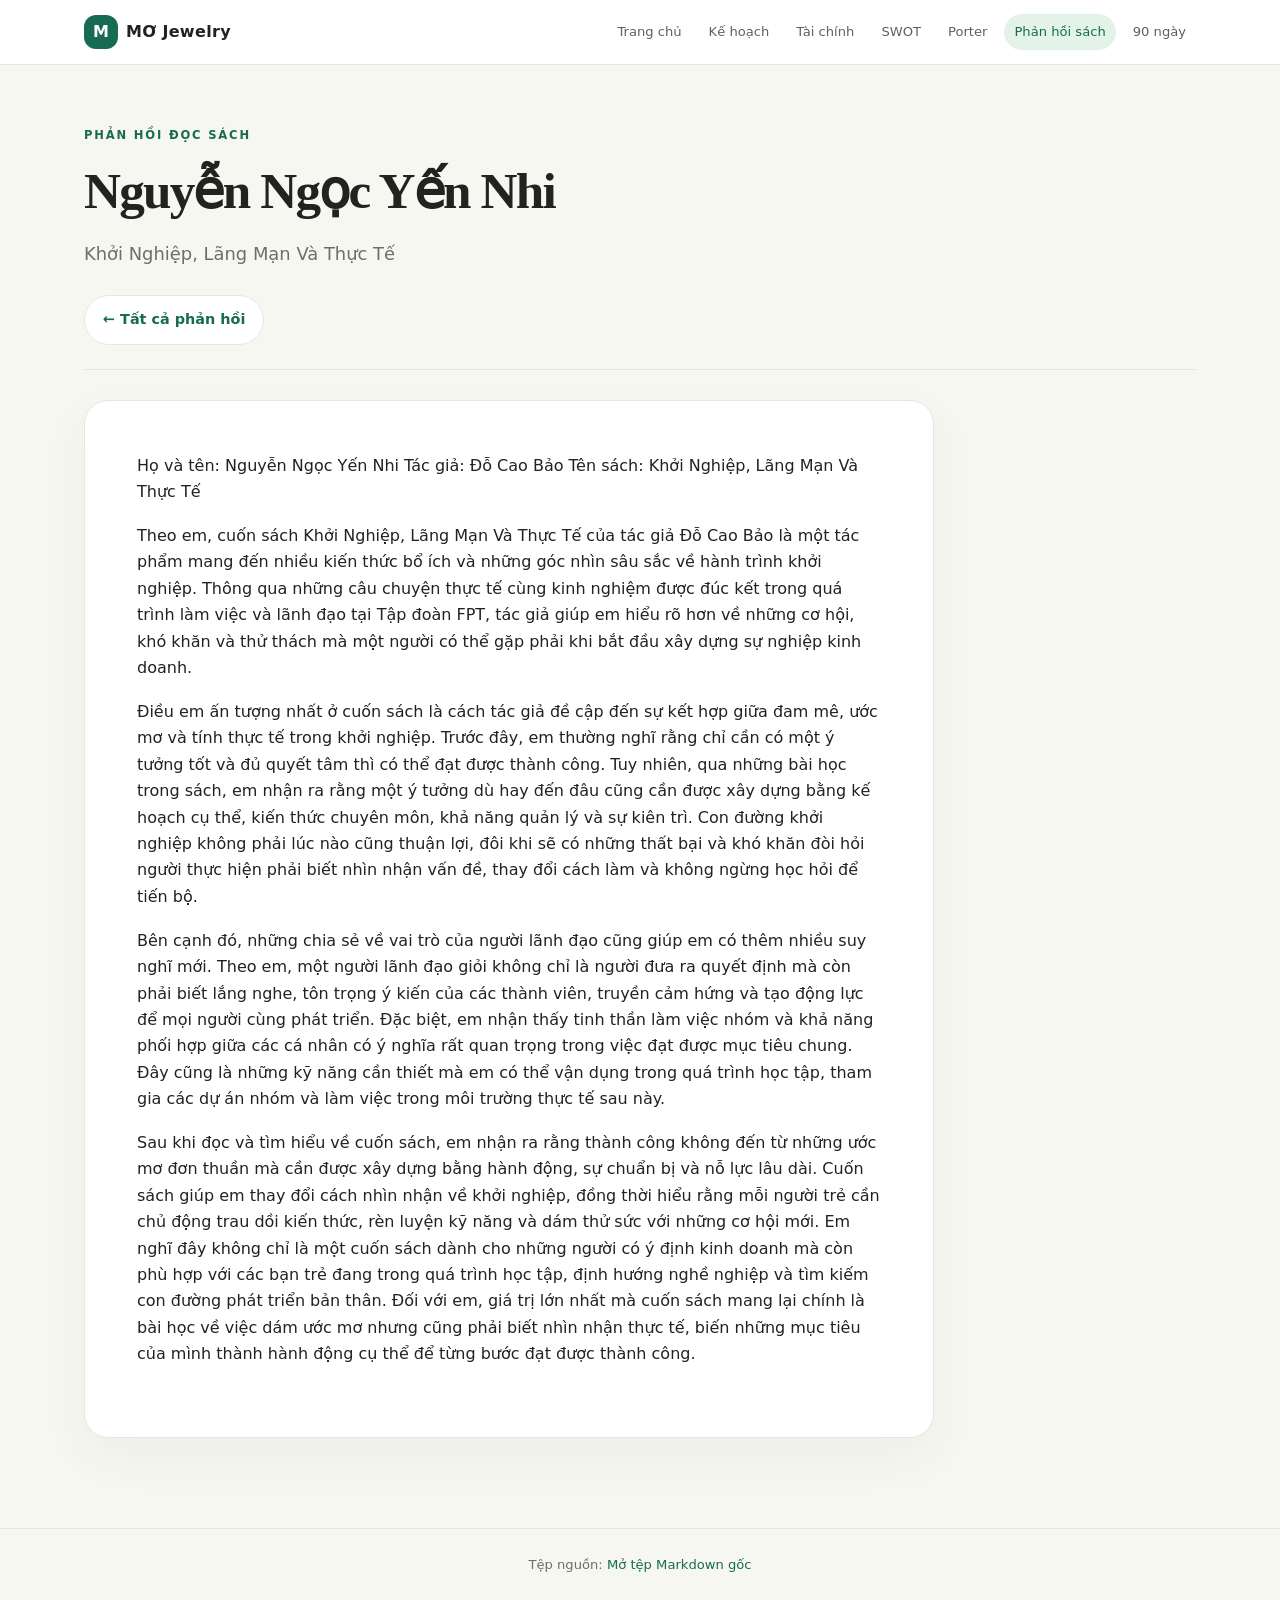
<file: reflection-24030296-NguyenNgocYenNhi.html>
<!doctype html><html lang="vi"><head><meta charset="utf-8"><meta name="viewport" content="width=device-width,initial-scale=1"><title>Nguyễn Ngọc Yến Nhi | Phản hồi đọc sách</title><link rel="stylesheet" href="style.css"></head><body><header class="site-header"><div class="nav-wrap"><a class="brand" href="index.html"><span class="brand-mark">M</span>MƠ Jewelry</a><nav class="nav"><a href="index.html">Trang chủ</a><a href="business-plan.html">Kế hoạch</a><a href="financial-analysis.html">Tài chính</a><a href="swot.html">SWOT</a><a href="five-forces.html">Porter</a><a class="active" href="reflections.html">Phản hồi sách</a><a href="action-plan.html">90 ngày</a></nav></div></header><main><section class="article-head"><span class="eyebrow">Phản hồi đọc sách</span><h1 style="font-size:clamp(2rem,4vw,3.4rem)">Nguyễn Ngọc Yến Nhi</h1><p class="lead">Khởi Nghiệp, Lãng Mạn Và Thực Tế</p><a class="btn secondary" href="reflections.html">← Tất cả phản hồi</a></section><article class="article-body"><p>Họ và tên: Nguyễn Ngọc Yến Nhi Tác giả: Đỗ Cao Bảo Tên sách: Khởi Nghiệp, Lãng Mạn Và Thực Tế</p>
<p>Theo em, cuốn sách Khởi Nghiệp, Lãng Mạn Và Thực Tế của tác giả Đỗ Cao Bảo là một tác phẩm mang đến nhiều kiến thức bổ ích và những góc nhìn sâu sắc về hành trình khởi nghiệp. Thông qua những câu chuyện thực tế cùng kinh nghiệm được đúc kết trong quá trình làm việc và lãnh đạo tại Tập đoàn FPT, tác giả giúp em hiểu rõ hơn về những cơ hội, khó khăn và thử thách mà một người có thể gặp phải khi bắt đầu xây dựng sự nghiệp kinh doanh.</p>
<p>Điều em ấn tượng nhất ở cuốn sách là cách tác giả đề cập đến sự kết hợp giữa đam mê, ước mơ và tính thực tế trong khởi nghiệp. Trước đây, em thường nghĩ rằng chỉ cần có một ý tưởng tốt và đủ quyết tâm thì có thể đạt được thành công. Tuy nhiên, qua những bài học trong sách, em nhận ra rằng một ý tưởng dù hay đến đâu cũng cần được xây dựng bằng kế hoạch cụ thể, kiến thức chuyên môn, khả năng quản lý và sự kiên trì. Con đường khởi nghiệp không phải lúc nào cũng thuận lợi, đôi khi sẽ có những thất bại và khó khăn đòi hỏi người thực hiện phải biết nhìn nhận vấn đề, thay đổi cách làm và không ngừng học hỏi để tiến bộ.</p>
<p>Bên cạnh đó, những chia sẻ về vai trò của người lãnh đạo cũng giúp em có thêm nhiều suy nghĩ mới. Theo em, một người lãnh đạo giỏi không chỉ là người đưa ra quyết định mà còn phải biết lắng nghe, tôn trọng ý kiến của các thành viên, truyền cảm hứng và tạo động lực để mọi người cùng phát triển. Đặc biệt, em nhận thấy tinh thần làm việc nhóm và khả năng phối hợp giữa các cá nhân có ý nghĩa rất quan trọng trong việc đạt được mục tiêu chung. Đây cũng là những kỹ năng cần thiết mà em có thể vận dụng trong quá trình học tập, tham gia các dự án nhóm và làm việc trong môi trường thực tế sau này.</p>
<p>Sau khi đọc và tìm hiểu về cuốn sách, em nhận ra rằng thành công không đến từ những ước mơ đơn thuần mà cần được xây dựng bằng hành động, sự chuẩn bị và nỗ lực lâu dài. Cuốn sách giúp em thay đổi cách nhìn nhận về khởi nghiệp, đồng thời hiểu rằng mỗi người trẻ cần chủ động trau dồi kiến thức, rèn luyện kỹ năng và dám thử sức với những cơ hội mới. Em nghĩ đây không chỉ là một cuốn sách dành cho những người có ý định kinh doanh mà còn phù hợp với các bạn trẻ đang trong quá trình học tập, định hướng nghề nghiệp và tìm kiếm con đường phát triển bản thân. Đối với em, giá trị lớn nhất mà cuốn sách mang lại chính là bài học về việc dám ước mơ nhưng cũng phải biết nhìn nhận thực tế, biến những mục tiêu của mình thành hành động cụ thể để từng bước đạt được thành công.</p></article></main><footer class="footer">Tệp nguồn: <a href="reflections/24030296 NguyenNgocYenNhi.md">Mở tệp Markdown gốc</a></footer></body></html>
</file>
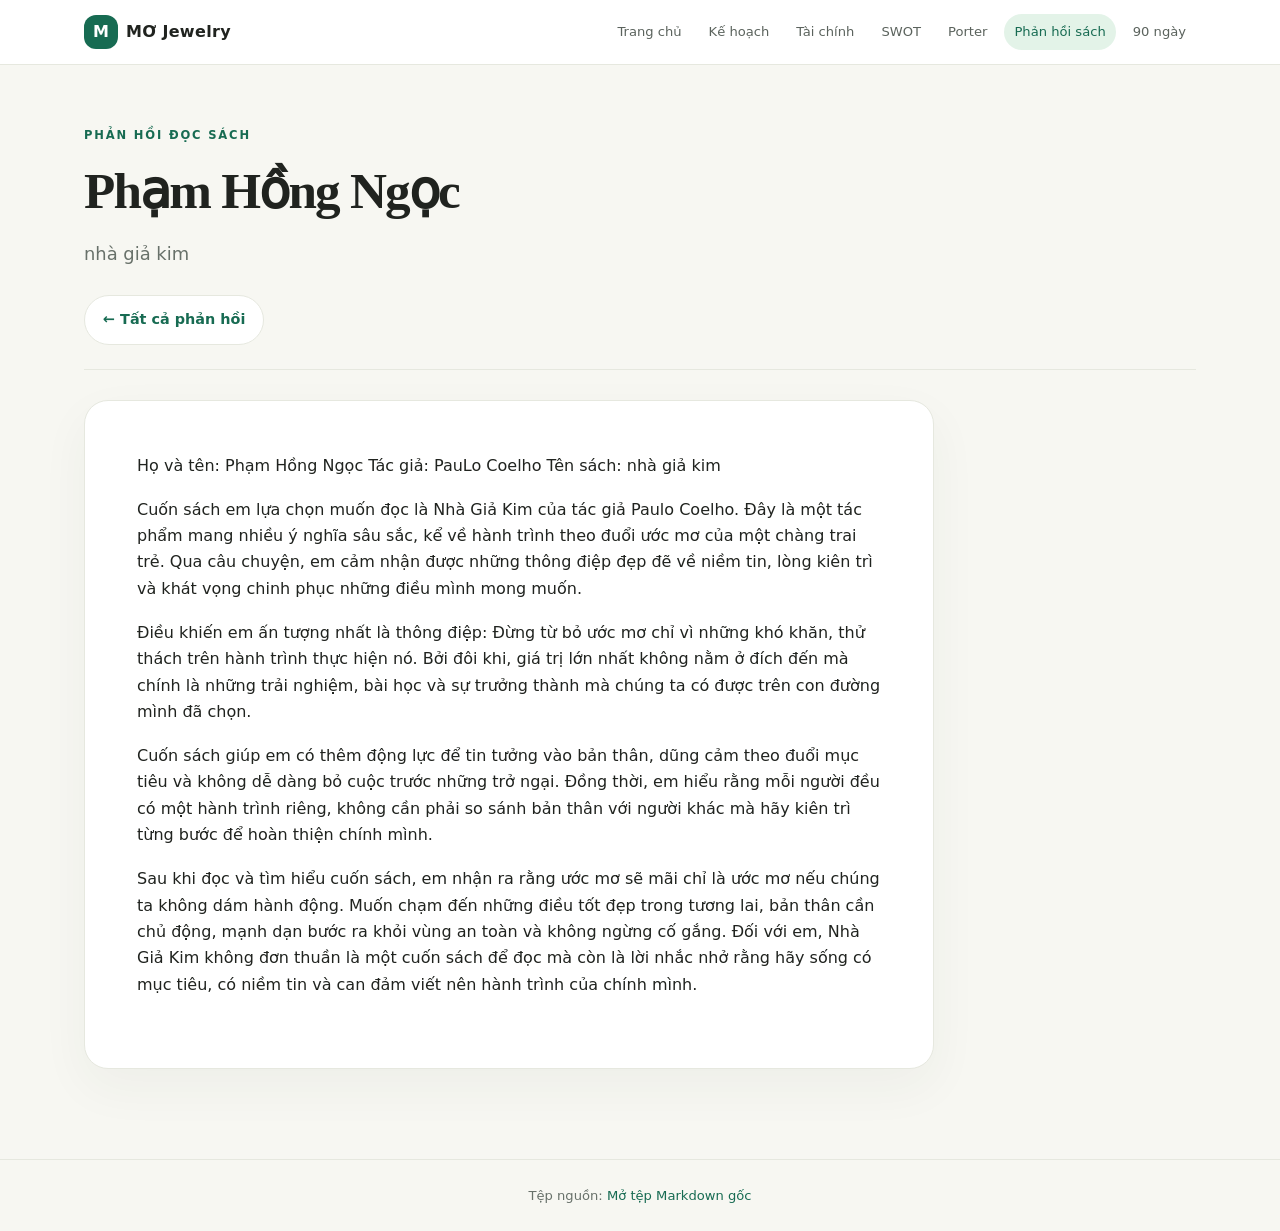
<file: reflection-24030360-PhamHongNgoc.html>
<!doctype html><html lang="vi"><head><meta charset="utf-8"><meta name="viewport" content="width=device-width,initial-scale=1"><title>Phạm Hồng Ngọc | Phản hồi đọc sách</title><link rel="stylesheet" href="style.css"></head><body><header class="site-header"><div class="nav-wrap"><a class="brand" href="index.html"><span class="brand-mark">M</span>MƠ Jewelry</a><nav class="nav"><a href="index.html">Trang chủ</a><a href="business-plan.html">Kế hoạch</a><a href="financial-analysis.html">Tài chính</a><a href="swot.html">SWOT</a><a href="five-forces.html">Porter</a><a class="active" href="reflections.html">Phản hồi sách</a><a href="action-plan.html">90 ngày</a></nav></div></header><main><section class="article-head"><span class="eyebrow">Phản hồi đọc sách</span><h1 style="font-size:clamp(2rem,4vw,3.4rem)">Phạm Hồng Ngọc</h1><p class="lead">nhà giả kim</p><a class="btn secondary" href="reflections.html">← Tất cả phản hồi</a></section><article class="article-body"><p>Họ và tên: Phạm Hồng Ngọc Tác giả: PauLo Coelho Tên sách: nhà giả kim</p>
<p>Cuốn sách em lựa chọn muốn đọc là Nhà Giả Kim của tác giả Paulo Coelho. Đây là một tác phẩm mang nhiều ý nghĩa sâu sắc, kể về hành trình theo đuổi ước mơ của một chàng trai trẻ. Qua câu chuyện, em cảm nhận được những thông điệp đẹp đẽ về niềm tin, lòng kiên trì và khát vọng chinh phục những điều mình mong muốn.</p>
<p>Điều khiến em ấn tượng nhất là thông điệp: Đừng từ bỏ ước mơ chỉ vì những khó khăn, thử thách trên hành trình thực hiện nó. Bởi đôi khi, giá trị lớn nhất không nằm ở đích đến mà chính là những trải nghiệm, bài học và sự trưởng thành mà chúng ta có được trên con đường mình đã chọn.</p>
<p>Cuốn sách giúp em có thêm động lực để tin tưởng vào bản thân, dũng cảm theo đuổi mục tiêu và không dễ dàng bỏ cuộc trước những trở ngại. Đồng thời, em hiểu rằng mỗi người đều có một hành trình riêng, không cần phải so sánh bản thân với người khác mà hãy kiên trì từng bước để hoàn thiện chính mình.</p>
<p>Sau khi đọc và tìm hiểu cuốn sách, em nhận ra rằng ước mơ sẽ mãi chỉ là ước mơ nếu chúng ta không dám hành động. Muốn chạm đến những điều tốt đẹp trong tương lai, bản thân cần chủ động, mạnh dạn bước ra khỏi vùng an toàn và không ngừng cố gắng. Đối với em, Nhà Giả Kim không đơn thuần là một cuốn sách để đọc mà còn là lời nhắc nhở rằng hãy sống có mục tiêu, có niềm tin và can đảm viết nên hành trình của chính mình.</p></article></main><footer class="footer">Tệp nguồn: <a href="reflections/24030360 PhamHongNgoc.md">Mở tệp Markdown gốc</a></footer></body></html>
</file>
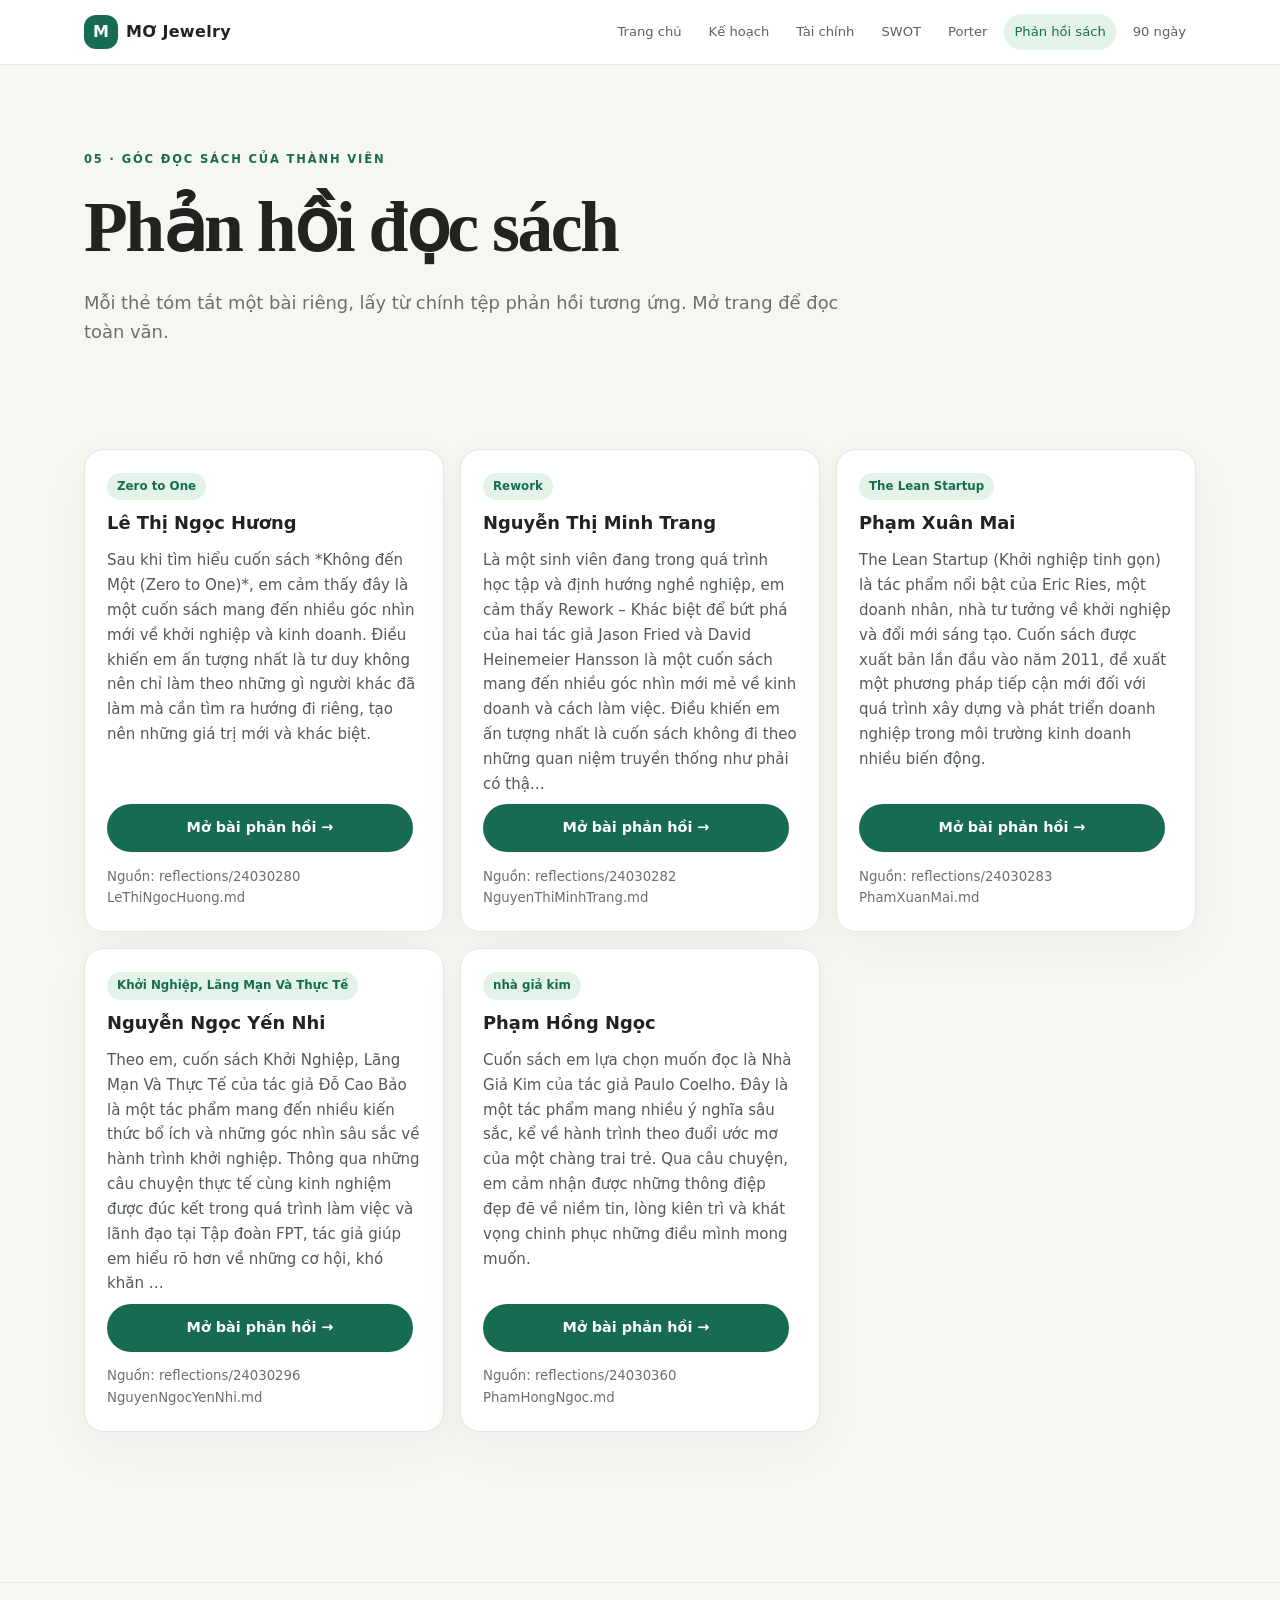
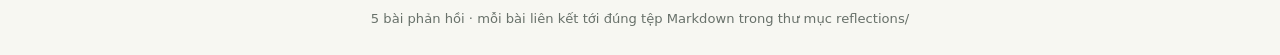
<file: reflections.html>
<!doctype html><html lang="vi"><head><meta charset="utf-8"><meta name="viewport" content="width=device-width,initial-scale=1"><title>Phản hồi đọc sách | MƠ Jewelry</title><link rel="stylesheet" href="style.css"></head><body><header class="site-header"><div class="nav-wrap"><a class="brand" href="index.html"><span class="brand-mark">M</span>MƠ Jewelry</a><nav class="nav"><a href="index.html">Trang chủ</a><a href="business-plan.html">Kế hoạch</a><a href="financial-analysis.html">Tài chính</a><a href="swot.html">SWOT</a><a href="five-forces.html">Porter</a><a class="active" href="reflections.html">Phản hồi sách</a><a href="action-plan.html">90 ngày</a></nav></div></header><main><section class="hero"><span class="eyebrow">05 · Góc đọc sách của thành viên</span><h1>Phản hồi đọc sách</h1><p class="lead">Mỗi thẻ tóm tắt một bài riêng, lấy từ chính tệp phản hồi tương ứng. Mở trang để đọc toàn văn.</p></section><section class="section"><div class="grid"><article class="card member"><div class="grow"><span class="tag">Zero to One</span><h3>Lê Thị Ngọc Hương</h3><p class="quote">Sau khi tìm hiểu cuốn sách *Không đến Một (Zero to One)*, em cảm thấy đây là một cuốn sách mang đến nhiều góc nhìn mới về khởi nghiệp và kinh doanh. Điều khiến em ấn tượng nhất là tư duy không nên chỉ làm theo những gì người khác đã làm mà cần tìm ra hướng đi riêng, tạo nên những giá trị mới và khác biệt.</p></div><a class="btn" href="reflection-24030280-LeThiNgocHuong.html">Mở bài phản hồi →</a><p class="small">Nguồn: reflections/24030280 LeThiNgocHuong.md</p></article>
<article class="card member"><div class="grow"><span class="tag">Rework</span><h3>Nguyễn Thị Minh Trang</h3><p class="quote">Là một sinh viên đang trong quá trình học tập và định hướng nghề nghiệp, em cảm thấy Rework – Khác biệt để bứt phá của hai tác giả Jason Fried và David Heinemeier Hansson là một cuốn sách mang đến nhiều góc nhìn mới mẻ về kinh doanh và cách làm việc. Điều khiến em ấn tượng nhất là cuốn sách không đi theo những quan niệm truyền thống như phải có thậ…</p></div><a class="btn" href="reflection-24030282-NguyenThiMinhTrang.html">Mở bài phản hồi →</a><p class="small">Nguồn: reflections/24030282 NguyenThiMinhTrang.md</p></article>
<article class="card member"><div class="grow"><span class="tag">The Lean Startup</span><h3>Phạm Xuân Mai</h3><p class="quote">The Lean Startup (Khởi nghiệp tinh gọn) là tác phẩm nổi bật của Eric Ries, một doanh nhân, nhà tư tưởng về khởi nghiệp và đổi mới sáng tạo. Cuốn sách được xuất bản lần đầu vào năm 2011, đề xuất một phương pháp tiếp cận mới đối với quá trình xây dựng và phát triển doanh nghiệp trong môi trường kinh doanh nhiều biến động.</p></div><a class="btn" href="reflection-24030283-PhamXuanMai.html">Mở bài phản hồi →</a><p class="small">Nguồn: reflections/24030283 PhamXuanMai.md</p></article>
<article class="card member"><div class="grow"><span class="tag">Khởi Nghiệp, Lãng Mạn Và Thực Tế</span><h3>Nguyễn Ngọc Yến Nhi</h3><p class="quote">Theo em, cuốn sách Khởi Nghiệp, Lãng Mạn Và Thực Tế của tác giả Đỗ Cao Bảo là một tác phẩm mang đến nhiều kiến thức bổ ích và những góc nhìn sâu sắc về hành trình khởi nghiệp. Thông qua những câu chuyện thực tế cùng kinh nghiệm được đúc kết trong quá trình làm việc và lãnh đạo tại Tập đoàn FPT, tác giả giúp em hiểu rõ hơn về những cơ hội, khó khăn …</p></div><a class="btn" href="reflection-24030296-NguyenNgocYenNhi.html">Mở bài phản hồi →</a><p class="small">Nguồn: reflections/24030296 NguyenNgocYenNhi.md</p></article>
<article class="card member"><div class="grow"><span class="tag">nhà giả kim</span><h3>Phạm Hồng Ngọc</h3><p class="quote">Cuốn sách em lựa chọn muốn đọc là Nhà Giả Kim của tác giả Paulo Coelho. Đây là một tác phẩm mang nhiều ý nghĩa sâu sắc, kể về hành trình theo đuổi ước mơ của một chàng trai trẻ. Qua câu chuyện, em cảm nhận được những thông điệp đẹp đẽ về niềm tin, lòng kiên trì và khát vọng chinh phục những điều mình mong muốn.</p></div><a class="btn" href="reflection-24030360-PhamHongNgoc.html">Mở bài phản hồi →</a><p class="small">Nguồn: reflections/24030360 PhamHongNgoc.md</p></article></div></section></main><footer class="footer">5 bài phản hồi · mỗi bài liên kết tới đúng tệp Markdown trong thư mục reflections/</footer></body></html>
</file>
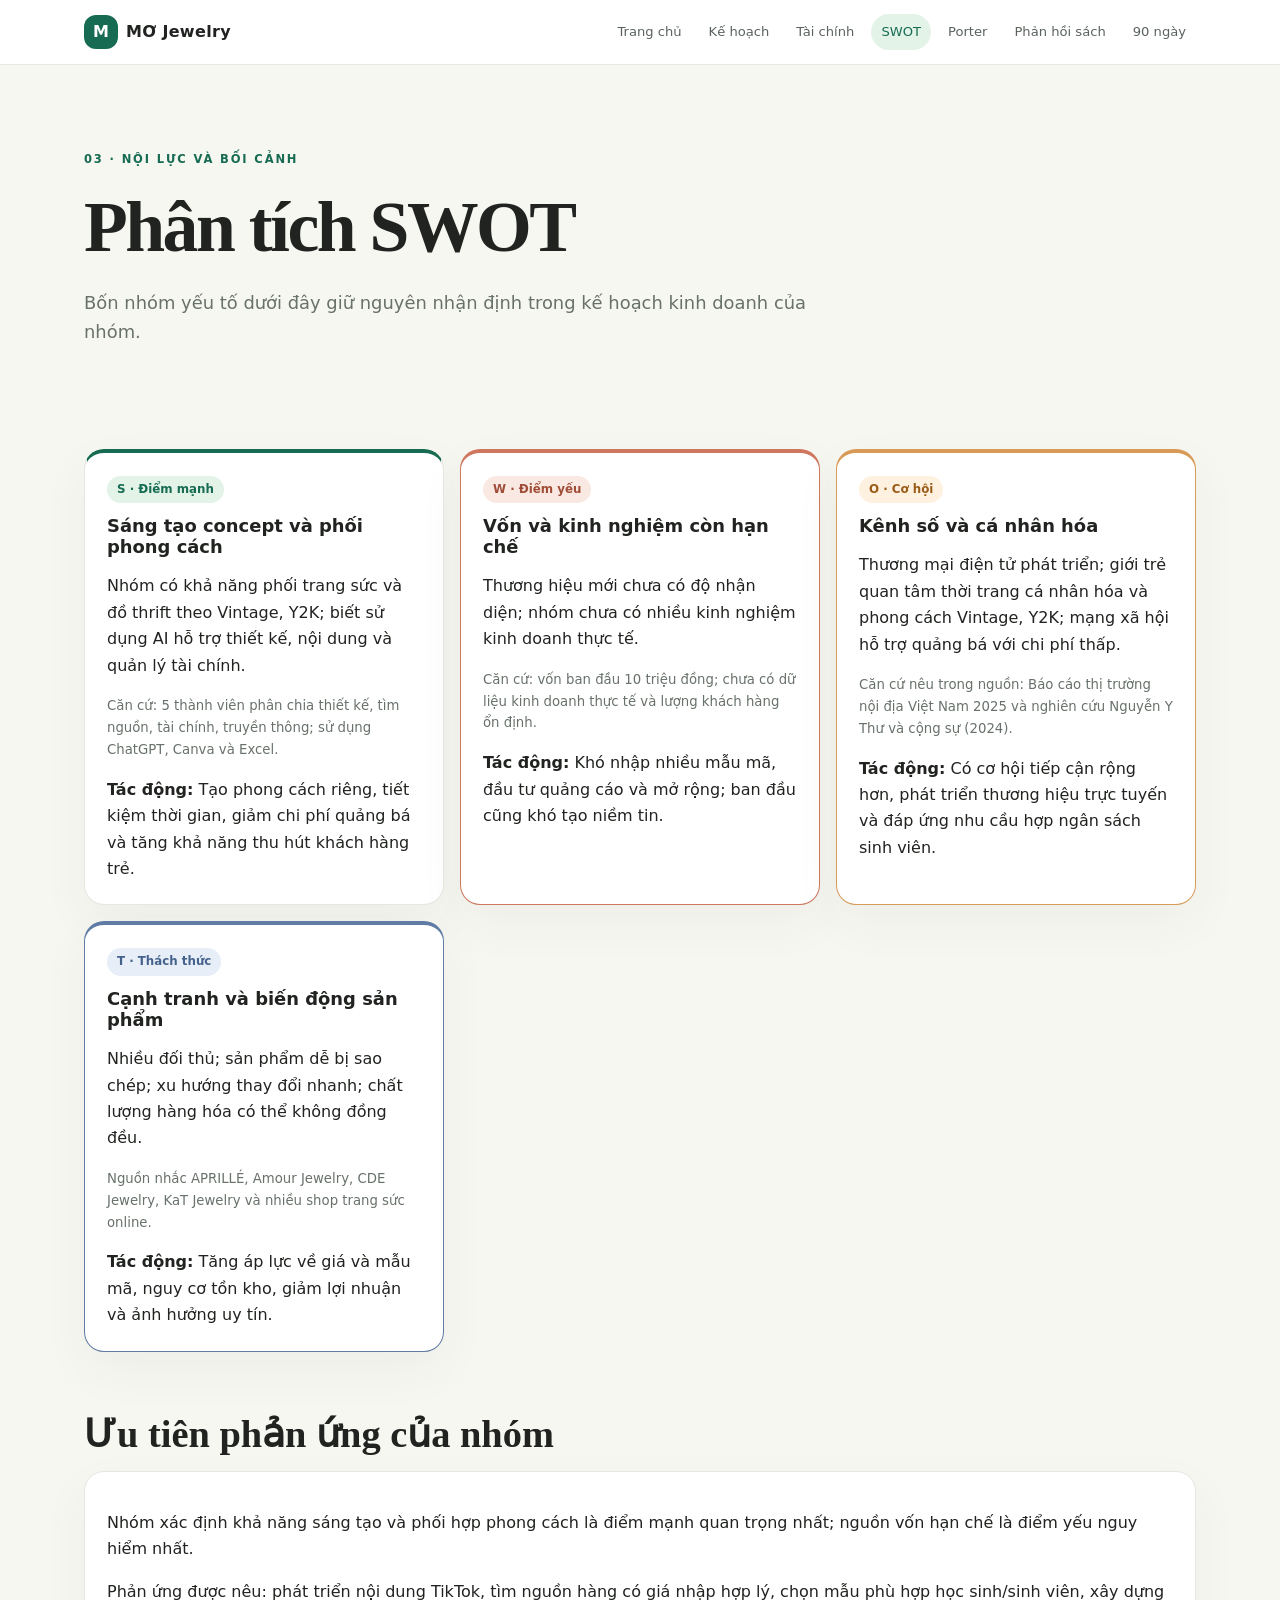
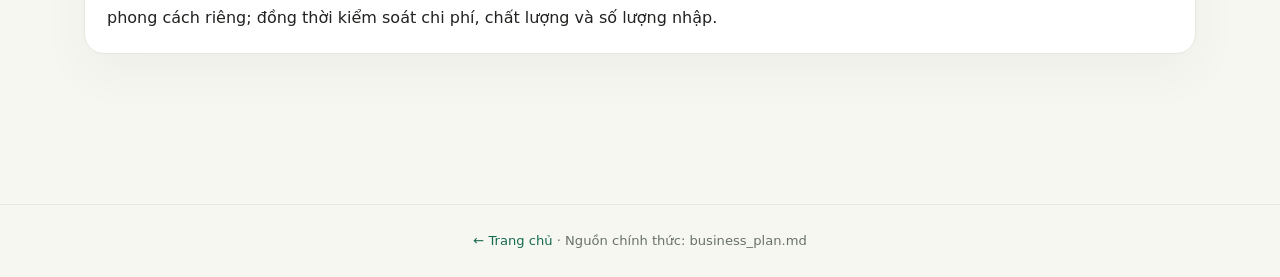
<file: swot.html>
<!doctype html><html lang="vi"><head><meta charset="utf-8"><meta name="viewport" content="width=device-width,initial-scale=1"><title>Phân tích SWOT | MƠ Jewelry</title><link rel="stylesheet" href="style.css"></head><body><header class="site-header"><div class="nav-wrap"><a class="brand" href="index.html"><span class="brand-mark">M</span>MƠ Jewelry</a><nav class="nav"><a href="index.html">Trang chủ</a><a href="business-plan.html">Kế hoạch</a><a href="financial-analysis.html">Tài chính</a><a class="active" href="swot.html">SWOT</a><a href="five-forces.html">Porter</a><a href="reflections.html">Phản hồi sách</a><a href="action-plan.html">90 ngày</a></nav></div></header><main><section class="hero"><span class="eyebrow">03 · Nội lực và bối cảnh</span><h1>Phân tích SWOT</h1><p class="lead">Bốn nhóm yếu tố dưới đây giữ nguyên nhận định trong kế hoạch kinh doanh của nhóm.</p></section><section class="section"><div class="grid"><article class="card swot"><span class="tag">S · Điểm mạnh</span><h3>Sáng tạo concept và phối phong cách</h3><p>Nhóm có khả năng phối trang sức và đồ thrift theo Vintage, Y2K; biết sử dụng AI hỗ trợ thiết kế, nội dung và quản lý tài chính.</p><p class="small">Căn cứ: 5 thành viên phân chia thiết kế, tìm nguồn, tài chính, truyền thông; sử dụng ChatGPT, Canva và Excel.</p><p><strong>Tác động:</strong> Tạo phong cách riêng, tiết kiệm thời gian, giảm chi phí quảng bá và tăng khả năng thu hút khách hàng trẻ.</p></article><article class="card swot w"><span class="tag rose">W · Điểm yếu</span><h3>Vốn và kinh nghiệm còn hạn chế</h3><p>Thương hiệu mới chưa có độ nhận diện; nhóm chưa có nhiều kinh nghiệm kinh doanh thực tế.</p><p class="small">Căn cứ: vốn ban đầu 10 triệu đồng; chưa có dữ liệu kinh doanh thực tế và lượng khách hàng ổn định.</p><p><strong>Tác động:</strong> Khó nhập nhiều mẫu mã, đầu tư quảng cáo và mở rộng; ban đầu cũng khó tạo niềm tin.</p></article><article class="card swot o"><span class="tag orange">O · Cơ hội</span><h3>Kênh số và cá nhân hóa</h3><p>Thương mại điện tử phát triển; giới trẻ quan tâm thời trang cá nhân hóa và phong cách Vintage, Y2K; mạng xã hội hỗ trợ quảng bá với chi phí thấp.</p><p class="small">Căn cứ nêu trong nguồn: Báo cáo thị trường nội địa Việt Nam 2025 và nghiên cứu Nguyễn Y Thư và cộng sự (2024).</p><p><strong>Tác động:</strong> Có cơ hội tiếp cận rộng hơn, phát triển thương hiệu trực tuyến và đáp ứng nhu cầu hợp ngân sách sinh viên.</p></article><article class="card swot t"><span class="tag blue">T · Thách thức</span><h3>Cạnh tranh và biến động sản phẩm</h3><p>Nhiều đối thủ; sản phẩm dễ bị sao chép; xu hướng thay đổi nhanh; chất lượng hàng hóa có thể không đồng đều.</p><p class="small">Nguồn nhắc APRILLÉ, Amour Jewelry, CDE Jewelry, KaT Jewelry và nhiều shop trang sức online.</p><p><strong>Tác động:</strong> Tăng áp lực về giá và mẫu mã, nguy cơ tồn kho, giảm lợi nhuận và ảnh hưởng uy tín.</p></article></div></section><section class="section"><h2>Ưu tiên phản ứng của nhóm</h2><div class="grid"><article class="card full"><p>Nhóm xác định khả năng sáng tạo và phối hợp phong cách là điểm mạnh quan trọng nhất; nguồn vốn hạn chế là điểm yếu nguy hiểm nhất.</p><p>Phản ứng được nêu: phát triển nội dung TikTok, tìm nguồn hàng có giá nhập hợp lý, chọn mẫu phù hợp học sinh/sinh viên, xây dựng phong cách riêng; đồng thời kiểm soát chi phí, chất lượng và số lượng nhập.</p></article></div></section></main><footer class="footer"><a href="index.html">← Trang chủ</a> · Nguồn chính thức: business_plan.md</footer></body></html>
</file>
<file: style.css>
:root{--ink:#20231f;--muted:#68716a;--paper:#f7f7f2;--card:#fff;--line:#e6e8df;--green:#176b52;--mint:#e3f3e8;--orange:#d99a58;--rose:#fae9e3;--blue:#e7eef8;--shadow:0 18px 50px #263c2b0c}*{box-sizing:border-box}body{margin:0;background:var(--paper);color:var(--ink);font-family:system-ui,-apple-system,'Segoe UI',sans-serif;line-height:1.65}a{color:var(--green)}.site-header{background:#fff;border-bottom:1px solid var(--line);position:sticky;top:0;z-index:5}.nav-wrap{max-width:1160px;margin:auto;padding:14px 24px;display:flex;align-items:center;justify-content:space-between;gap:22px}.brand{font-weight:700;letter-spacing:.02em;text-decoration:none;color:var(--ink);white-space:nowrap}.brand-mark{display:inline-grid;place-items:center;background:var(--green);color:white;border-radius:12px;width:34px;height:34px;margin-right:8px}.nav{display:flex;gap:7px;flex-wrap:wrap;justify-content:flex-end}.nav a{font-size:.82rem;text-decoration:none;color:#5b635d;padding:7px 10px;border-radius:999px}.nav a:hover,.nav a.active{background:var(--mint);color:var(--green)}main{max-width:1160px;margin:auto;padding:56px 24px 90px}.eyebrow{text-transform:uppercase;letter-spacing:.16em;font-size:.72rem;font-weight:700;color:var(--green)}h1,h2,h3{line-height:1.18;margin-top:0}h1,h2{font-family:Georgia,'Times New Roman',serif}h1{font-size:clamp(2.45rem,5.6vw,4.75rem);max-width:900px;margin:14px 0 18px;letter-spacing:-.035em}h2{font-size:clamp(1.7rem,3vw,2.5rem);margin:0 0 14px}h3{font-size:1.12rem;margin-bottom:8px}.lead{font-size:1.12rem;color:var(--muted);max-width:760px}.hero{padding:24px 0 44px}.hero-panel{background:linear-gradient(120deg,#e5f3e8 0%,#f5efe3 100%);border-radius:30px;padding:clamp(28px,6vw,68px);position:relative;overflow:hidden}.hero-panel:after{content:'MƠ';font-family:Georgia,serif;font-size:clamp(9rem,23vw,19rem);color:#176b520b;position:absolute;right:-8px;bottom:-.48em;pointer-events:none}.hero-panel>*{position:relative;z-index:1}.btn{display:inline-flex;align-items:center;justify-content:center;background:var(--green);color:white;text-decoration:none;padding:12px 18px;border-radius:999px;font-weight:700;font-size:.9rem;margin:8px 8px 0 0}.btn.secondary{background:#fff;color:var(--green);border:1px solid var(--line)}.section{margin:40px 0 60px}.section-intro{color:var(--muted);max-width:760px;margin-top:-6px;margin-bottom:22px}.grid{display:grid;grid-template-columns:repeat(12,minmax(0,1fr));gap:16px}.card{grid-column:span 4;background:var(--card);border:1px solid var(--line);border-radius:20px;padding:22px;box-shadow:var(--shadow)}.card.wide{grid-column:span 6}.card.full{grid-column:1/-1}.card p:last-child{margin-bottom:0}.kpi{display:flex;flex-direction:column;min-height:140px;justify-content:space-between}.kpi strong{font-size:1.65rem;color:var(--green);line-height:1.2}.kpi span{color:var(--muted);font-size:.86rem}.tag{display:inline-block;background:var(--mint);color:var(--green);border-radius:999px;padding:4px 10px;font-size:.74rem;font-weight:700;margin-bottom:12px}.tag.orange{background:#fff1df;color:#9a5c18}.tag.rose{background:var(--rose);color:#a14c37}.tag.blue{background:var(--blue);color:#45628c}.pill-list{display:flex;gap:8px;flex-wrap:wrap}.pill{border:1px solid var(--line);background:white;padding:7px 12px;border-radius:999px;font-size:.85rem}.note{border-left:4px solid var(--orange);background:#fff9f1;padding:15px 18px;border-radius:0 14px 14px 0;color:#5e5144}.metric-row{display:flex;gap:12px;flex-wrap:wrap}.metric-chip{background:#fff;border:1px solid var(--line);border-radius:14px;padding:11px 14px;font-weight:700}.metric-chip small{display:block;color:var(--muted);font-weight:500}.table-wrap{overflow-x:auto;border:1px solid var(--line);border-radius:16px;background:white}table{border-collapse:collapse;width:100%;min-width:580px}th,td{text-align:left;padding:13px 15px;border-bottom:1px solid var(--line);vertical-align:top}th{background:#f0f5ee;font-size:.82rem;color:#46554a}tr:last-child td{border-bottom:0}.swot{border-top:4px solid var(--green)}.swot.w{border-color:#cf765e}.swot.o{border-color:#d99a58}.swot.t{border-color:#607ca5}.force{position:relative;padding-top:28px}.force .force-no{position:absolute;top:-11px;left:20px;background:var(--green);color:white;border-radius:10px;padding:3px 10px;font-size:.8rem;font-weight:700}.rating{font-size:.8rem;font-weight:700;color:var(--green);border:1px solid #b9d7c5;border-radius:999px;padding:4px 10px;display:inline-block;margin-bottom:12px}.rating.high{background:#fff1df;color:#985817;border-color:#efd2a8}.timeline{position:relative;display:grid;grid-template-columns:repeat(3,1fr);gap:16px}.timeline:before{content:'';position:absolute;height:2px;background:#c9ddce;left:8%;right:8%;top:19px}.phase{position:relative;background:white;border:1px solid var(--line);border-radius:18px;padding:30px 20px 20px}.dot{position:absolute;top:11px;left:20px;width:17px;height:17px;border-radius:50%;background:var(--green);box-shadow:0 0 0 5px var(--mint)}.phase h3{margin-top:12px}.member{display:flex;flex-direction:column;min-height:100%}.member .grow{flex:1}.member-id{font-size:.78rem;color:var(--muted)}.quote{font-size:.94rem;color:#505b53}.article-head{border-bottom:1px solid var(--line);padding-bottom:24px;margin-bottom:30px}.article-body{max-width:850px;background:#fff;padding:clamp(22px,5vw,52px);border:1px solid var(--line);border-radius:24px;box-shadow:var(--shadow)}.article-body h1,.article-body h2,.article-body h3{font-family:system-ui,-apple-system,'Segoe UI',sans-serif;letter-spacing:0;font-size:1.2rem;margin:28px 0 10px}.article-body p{margin:0 0 1.1em}.article-body ul,.article-body ol{padding-left:24px}.article-body li{margin:.35em 0}.footer{border-top:1px solid var(--line);padding:25px 24px;text-align:center;color:var(--muted);font-size:.82rem}.footer a{text-decoration:none}.small{font-size:.83rem;color:var(--muted)}.list-clean{padding-left:20px}.list-clean li{margin-bottom:9px}.money-bar{height:9px;background:var(--mint);border-radius:99px;margin:10px 0 4px}.money-bar i{display:block;height:100%;background:var(--green);border-radius:99px}.book-title{color:var(--green);font-weight:700}.action-card{border-left:4px solid var(--green)}@media(max-width:850px){.nav-wrap{align-items:flex-start;flex-direction:column}.nav{justify-content:flex-start}.card{grid-column:span 6}.timeline{grid-template-columns:1fr}.timeline:before{display:none}}@media(max-width:560px){main{padding:34px 16px 60px}.nav-wrap{padding:12px 16px}.nav{gap:2px}.nav a{font-size:.77rem;padding:6px 8px}.card,.card.wide{grid-column:1/-1}.hero-panel{border-radius:22px}.timeline{gap:12px}.metric-row>*{flex:1 1 140px}}
</file>
